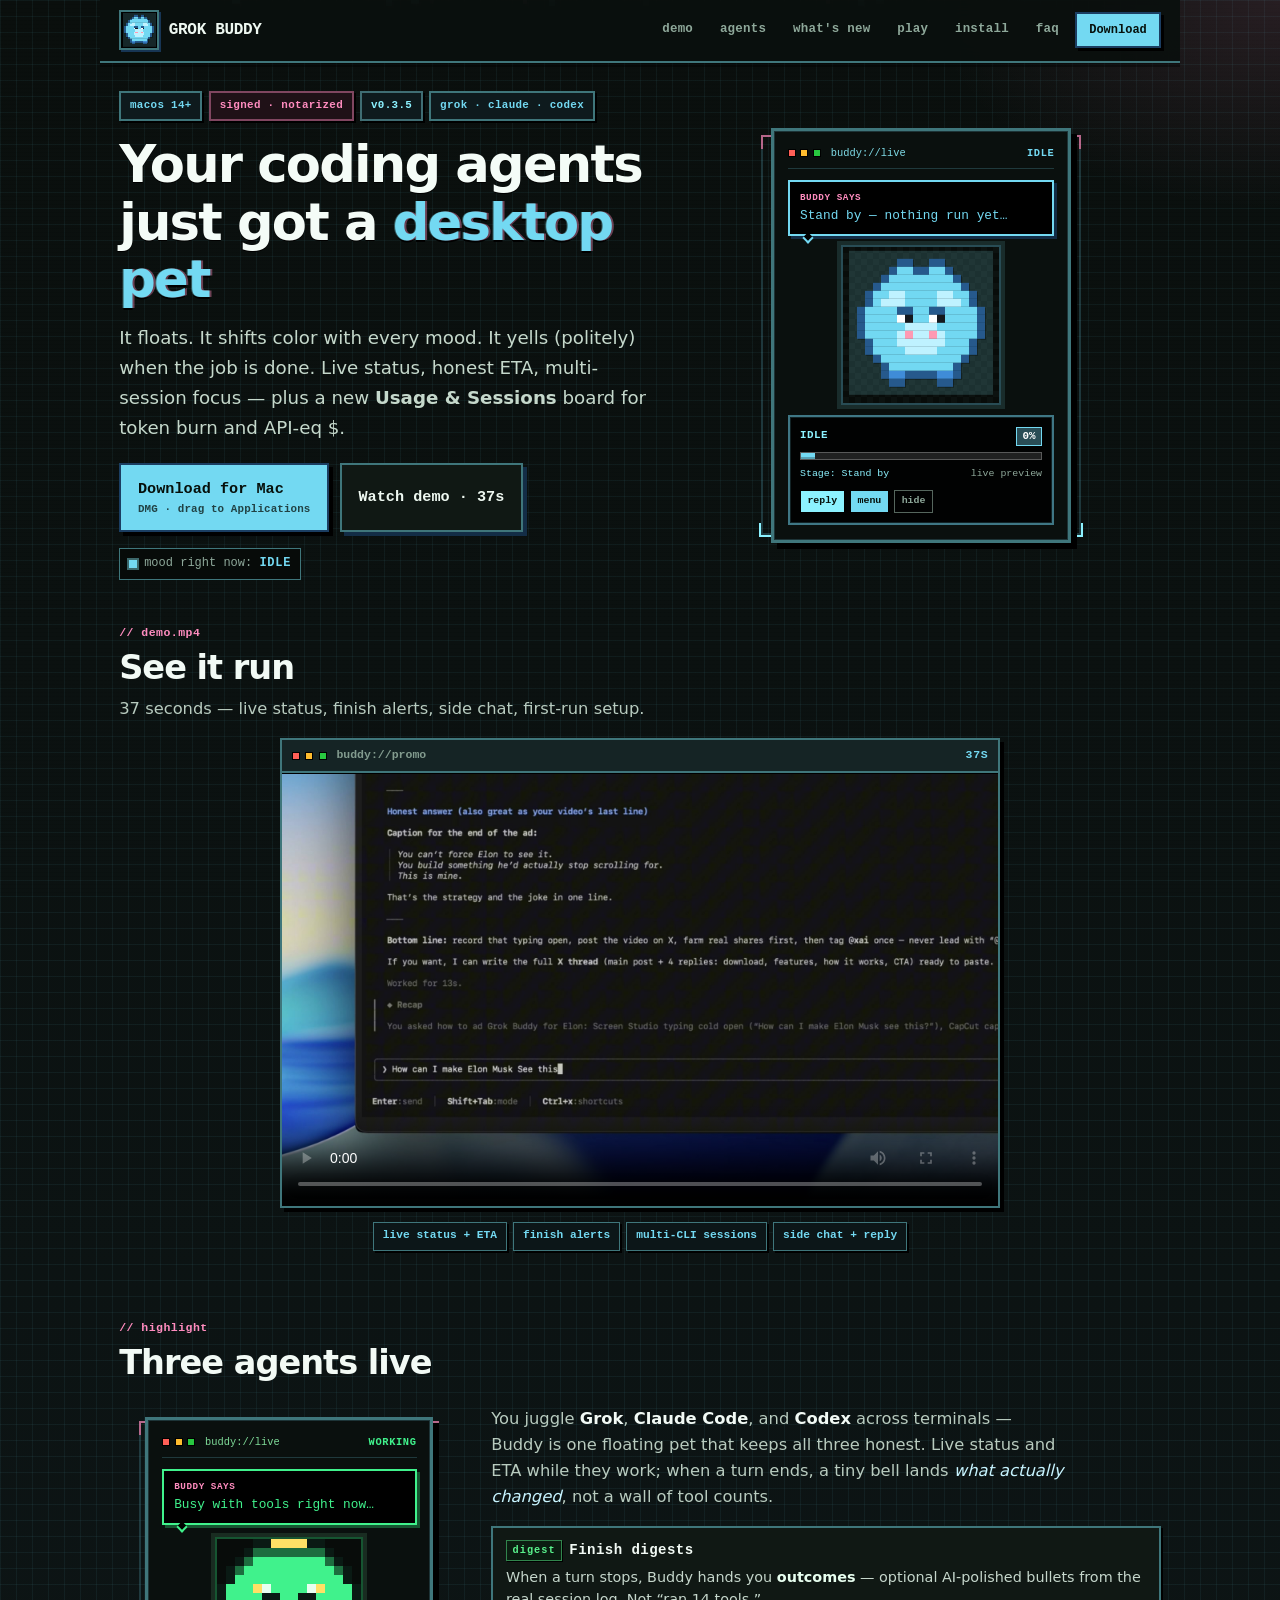
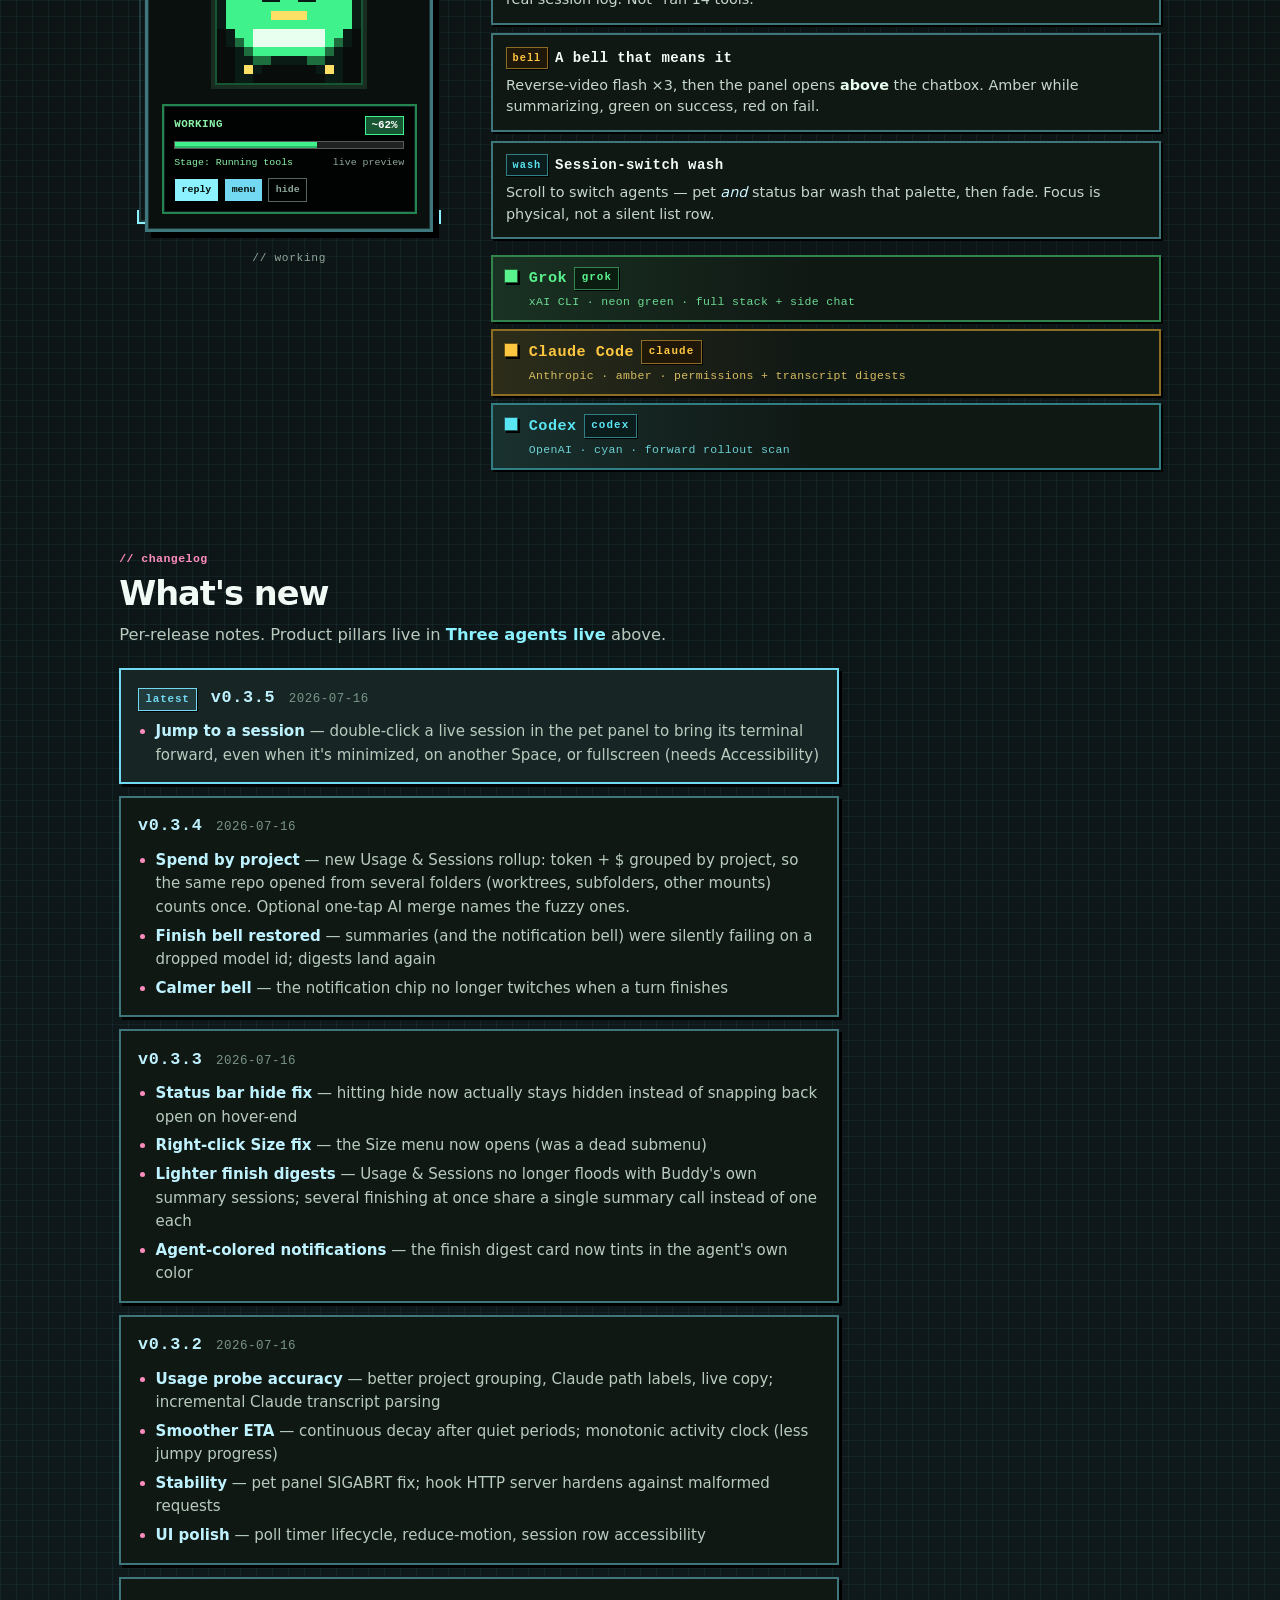
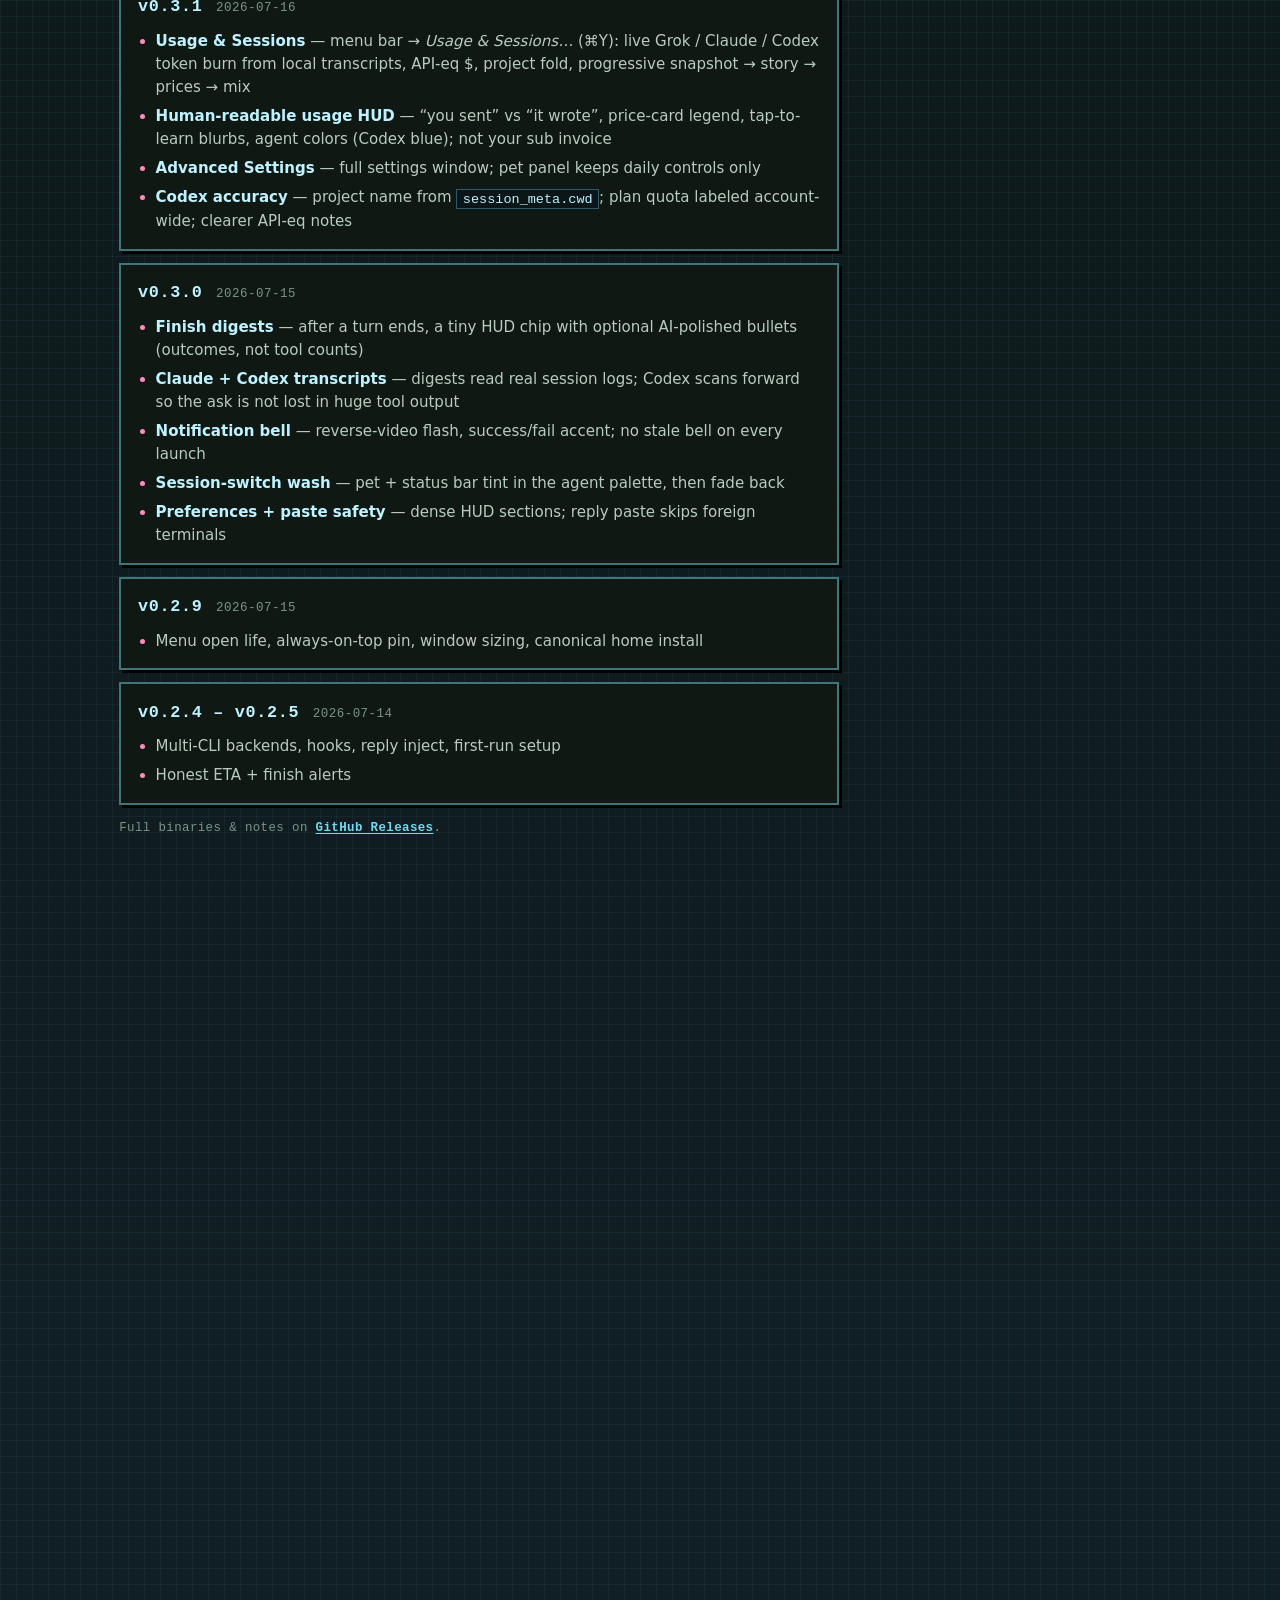
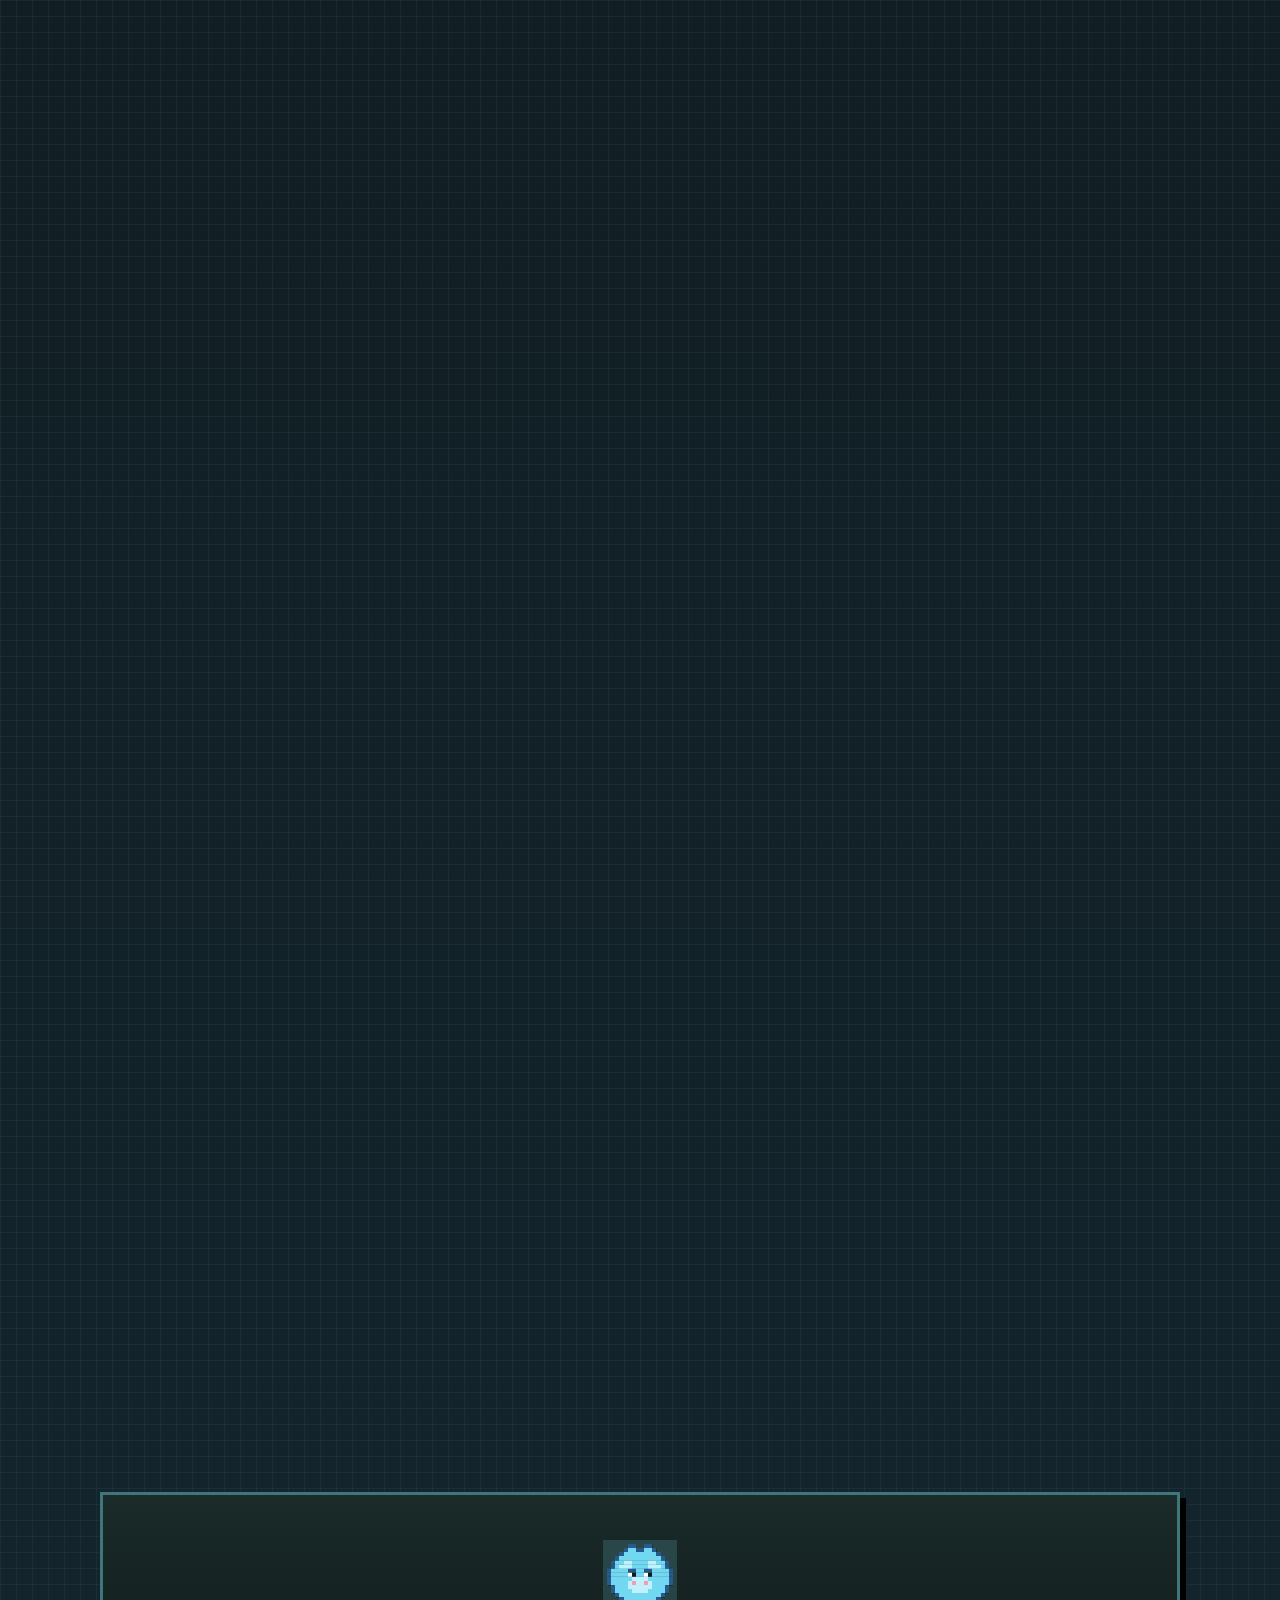
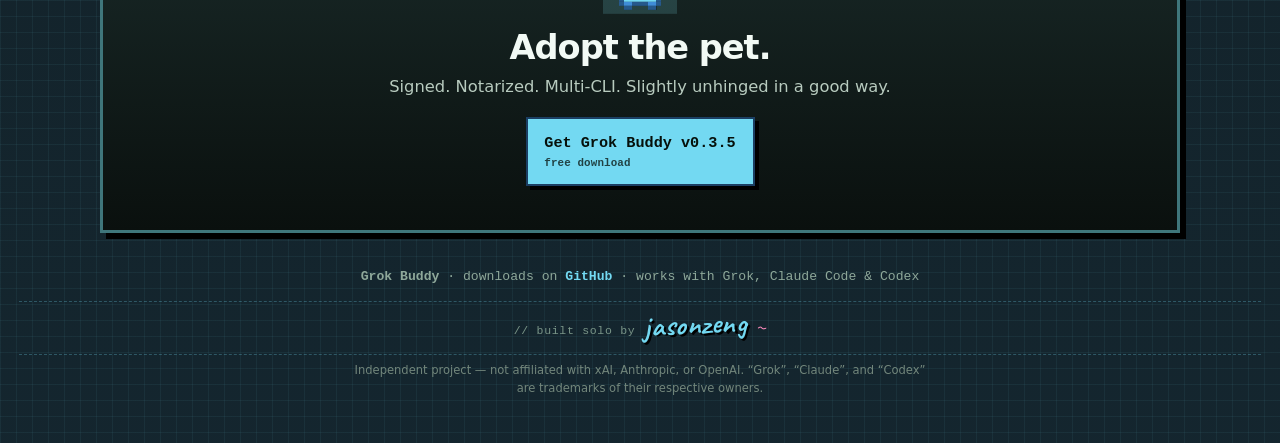
<file: docs/index.html>
<!DOCTYPE html>
<html lang="en">
<head>
  <meta charset="utf-8" />
  <meta name="viewport" content="width=device-width, initial-scale=1, viewport-fit=cover" />
  <title>Grok Buddy — Desktop pet for coding agents</title>
  <meta name="description" content="Grok Buddy is a floating macOS pet for Grok CLI, Claude Code, and Codex: live status, honest ETA, finish alerts, multi-session, side chat. Signed & notarized." />
  <meta name="theme-color" content="#73d9f2" />
  <meta name="color-scheme" content="dark" />
  <meta property="og:type" content="website" />
  <meta property="og:title" content="Grok Buddy — desktop pet for coding agents" />
  <meta property="og:description" content="Floating macOS companion for Grok, Claude Code &amp; Codex — status, ETA, finish alerts. Signed &amp; notarized." />
  <meta property="og:image" content="https://zihangzeng666.github.io/grok-buddy-download/assets/icon-256.png?v=0.2.6" />
  <meta property="og:url" content="https://zihangzeng666.github.io/grok-buddy-download/" />
  <meta name="twitter:card" content="summary_large_image" />
  <meta name="twitter:title" content="Grok Buddy" />
  <meta name="twitter:description" content="Floating macOS pet for Grok / Claude / Codex — status, ETA, finish alerts." />
  <meta name="twitter:image" content="https://zihangzeng666.github.io/grok-buddy-download/assets/icon-256.png?v=0.2.6" />
  <link rel="icon" href="assets/icon-256.png?v=0.2.6" type="image/png" />
  <link rel="apple-touch-icon" href="assets/icon-256.png?v=0.2.6" />
  <link rel="preconnect" href="https://fonts.googleapis.com" />
  <link rel="preconnect" href="https://fonts.gstatic.com" crossorigin />
  <link href="https://fonts.googleapis.com/css2?family=Caveat:wght@600;700&display=swap" rel="stylesheet" />
  <link rel="preload" href="buddy-pet.js" as="script" />
  <link rel="stylesheet" href="styles.css" />
</head>
<body>
  <div class="fun-bits" id="fun-bits" aria-hidden="true"></div>
  <div class="scanlines" aria-hidden="true"></div>

  <div class="wrap">
    <header class="nav">
      <a class="brand" href="#">
        <canvas class="pet-live" width="72" height="72" style="width:40px;height:40px" aria-hidden="true"></canvas>
        <span>Grok Buddy</span>
      </a>
      <nav aria-label="Primary">
        <a href="#demo">Demo</a>
        <a href="#highlights">Agents</a>
        <a href="#whats-new">What's new</a>
        <a href="#features">Play</a>
        <a href="#install">Install</a>
        <a href="#faq">FAQ</a>
        <a class="btn btn-sm btn-primary" href="https://github.com/zihangzeng666/grok-buddy-download/releases/download/v0.3.5/GrokBuddy-0.3.5.dmg" download="GrokBuddy-0.3.5.dmg">Download</a>
      </nav>
    </header>

    <main>
      <section class="hero">
        <div class="hero-copy">
          <div class="pill-row">
            <span class="pill">macOS 14+</span>
            <span class="pill accent">signed · notarized</span>
            <span class="pill glow">v0.3.5</span>
            <span class="pill">Grok · Claude · Codex</span>
          </div>
          <h1>Your coding agents just got a <span class="grad">desktop pet</span></h1>
          <p class="lede">
            It floats. It shifts color with every mood. It yells (politely) when the job is done.
            Live status, honest ETA, multi-session focus — plus a new <strong>Usage &amp; Sessions</strong> board for token burn and API-eq $.
          </p>
          <div class="cta-row">
            <a class="btn btn-primary" href="https://github.com/zihangzeng666/grok-buddy-download/releases/download/v0.3.5/GrokBuddy-0.3.5.dmg" download="GrokBuddy-0.3.5.dmg">
              Download for Mac
              <span class="btn-sub">DMG · drag to Applications</span>
            </a>
            <a class="btn btn-ghost" href="#demo">Watch demo · 37s</a>
          </div>
          <div class="mood-ticker" aria-live="polite">
            <span class="mood-dot" aria-hidden="true"></span>
            mood right now: <b id="buddy-mood">Idle</b>
          </div>
        </div>

        <div class="stage" aria-hidden="true">
          <div class="orbit"></div>
          <div class="orbit orbit-2"></div>
          <div class="pet-card">
            <div class="pet-chrome">
              <span class="dot r"></span><span class="dot y"></span><span class="dot g"></span>
              <span class="chrome-title">buddy://live</span>
              <span class="chrome-mood" id="chrome-mood">Idle</span>
            </div>
            <div class="speech">
              <span class="speech-label">Buddy says</span>
              <span id="buddy-speech">Stand by — nothing run yet…</span>
            </div>
            <div class="pet-canvas-wrap">
              <canvas id="pet-canvas" class="pet-live" width="320" height="320"></canvas>
            </div>
            <div class="status-mock">
              <div class="status-top">
                <span class="status-name" id="status-name">Stand by</span>
                <span class="status-pct" id="status-pct">0%</span>
              </div>
              <div class="bar"><i id="status-bar-fill" style="width:6%"></i></div>
              <div class="status-meta">
                <span id="status-stage">Stage: Stand by</span>
                <span>live preview</span>
              </div>
              <div class="status-actions">
                <span>reply</span><span>menu</span><span>hide</span>
              </div>
            </div>
          </div>
        </div>
      </section>

      <section id="demo" class="section demo-section">
        <div class="section-head demo-head">
          <div>
            <p class="section-kicker">// demo.mp4</p>
            <h2>See it run</h2>
            <p class="section-lede">37 seconds — live status, finish alerts, side chat, first-run setup.</p>
          </div>
        </div>
        <div class="demo-player">
          <div class="video-chrome">
            <span class="dot r"></span><span class="dot y"></span><span class="dot g"></span>
            <span class="chrome-title">buddy://promo</span>
            <span class="chrome-mood">37s</span>
          </div>
          <video
            class="promo-video"
            controls
            playsinline
            preload="metadata"
            poster="assets/video/promo-poster.jpg"
          >
            <source src="assets/video/promo.mp4" type="video/mp4" />
            Your browser does not support the video tag.
          </video>
        </div>
        <ul class="demo-chips" aria-label="In this demo">
          <li>live status + ETA</li>
          <li>finish alerts</li>
          <li>multi-CLI sessions</li>
          <li>side chat + reply</li>
        </ul>
      </section>

      <!-- Highlights (product pillars) ALWAYS before What's new (version changelog). -->
      <section id="highlights" class="section">
        <div class="section-head">
          <div>
            <p class="section-kicker">// highlight</p>
            <h2>Three agents live</h2>
          </div>
        </div>

        <div class="hl-split">
          <!-- Left: buddy://live demo -->
          <div class="hl-split-live" id="bell-demo">
            <div class="hl-stage">
              <div class="orbit" aria-hidden="true"></div>
              <div class="orbit orbit-2" aria-hidden="true"></div>
              <div class="pet-card hl-card" id="hl-card" role="img" aria-label="Animated Buddy HUD: finish digest above chatbox">
                <div class="pet-chrome">
                  <span class="dot r"></span><span class="dot y"></span><span class="dot g"></span>
                  <span class="chrome-title">buddy://live</span>
                  <span class="chrome-mood" id="hl-mood">Idle</span>
                </div>

                <!-- App order: notification ABOVE speech/chatbox -->
                <div class="hl-digest" id="hl-digest" hidden>
                  <div class="hl-digest-head">
                    <span class="hl-digest-bell" aria-hidden="true">🔔</span>
                    <span>notification</span>
                    <span class="hl-digest-x" aria-hidden="true">×</span>
                  </div>
                  <div class="hl-digest-meta">
                    <span class="hl-source" id="hl-source">cli</span>
                    <span class="hl-time">11:38 PM</span>
                  </div>
                  <p class="hl-digest-line" id="hl-line">Summarizing turn…</p>
                  <ul class="hl-bullets" id="hl-bullets" hidden>
                    <li>Fixed the plus-sign login 500</li>
                    <li>Added regression for encoded emails</li>
                    <li>Left VERSION at 0.3.0</li>
                  </ul>
                  <p class="hl-digest-sub" id="hl-sub" hidden>Claude · 2m 14s · success</p>
                  <div class="hl-session">→ session</div>
                </div>

                <div class="speech">
                  <span class="speech-label">Buddy says</span>
                  <span id="hl-speech">Stand by — nothing run yet…</span>
                </div>

                <div class="hl-pet-row" id="hl-pet-row">
                  <div class="pet-canvas-wrap">
                    <canvas id="hl-canvas" width="320" height="320" aria-hidden="true"></canvas>
                  </div>
                  <span class="hl-bell" id="hl-bell" hidden title="Finish notification">🔔</span>
                </div>

                <div class="status-mock" id="hl-status">
                  <div class="status-top">
                    <span class="status-name" id="hl-name">Stand by</span>
                    <span class="status-pct" id="hl-pct">0%</span>
                  </div>
                  <div class="bar"><i id="hl-bar" style="width:6%"></i></div>
                  <div class="status-meta">
                    <span id="hl-stage-label">Stage: Stand by</span>
                    <span id="hl-side">live preview</span>
                  </div>
                  <div class="status-actions">
                    <span>reply</span><span>menu</span><span>hide</span>
                  </div>
                </div>
              </div>
            </div>
            <p class="hl-phase" id="hl-phase" aria-live="polite">// demo · stand by</p>
          </div>

          <!-- Right: demo copy + agents -->
          <div class="hl-split-copy">
            <p class="highlight-intro">
              You juggle <strong>Grok</strong>, <strong>Claude Code</strong>, and <strong>Codex</strong>
              across terminals — Buddy is one floating pet that keeps all three honest.
              Live status and ETA while they work; when a turn ends, a tiny bell lands
              <em>what actually changed</em>, not a wall of tool counts.
            </p>

            <div class="hl-demos" aria-label="What the loop demos">
              <article class="hl-demo-item">
                <header>
                  <span class="hl-demo-chip hl-demo-chip-digest">digest</span>
                  <h3>Finish digests</h3>
                </header>
                <p>When a turn stops, Buddy hands you <strong>outcomes</strong> — optional AI-polished bullets from the real session log. Not “ran 14 tools.”</p>
              </article>
              <article class="hl-demo-item">
                <header>
                  <span class="hl-demo-chip hl-demo-chip-bell">bell</span>
                  <h3>A bell that means it</h3>
                </header>
                <p>Reverse-video flash ×3, then the panel opens <strong>above</strong> the chatbox. Amber while summarizing, green on success, red on fail.</p>
              </article>
              <article class="hl-demo-item">
                <header>
                  <span class="hl-demo-chip hl-demo-chip-wash">wash</span>
                  <h3>Session-switch wash</h3>
                </header>
                <p>Scroll to switch agents — pet <em>and</em> status bar wash that palette, then fade. Focus is physical, not a silent list row.</p>
              </article>
            </div>

            <div class="agent-stack" aria-label="Supported coding agents">
              <article class="agent-row agent-grok">
                <span class="agent-swatch" aria-hidden="true"></span>
                <div>
                  <header class="agent-row-head">
                    <h3>Grok</h3>
                    <span class="agent-chip">grok</span>
                  </header>
                  <p class="agent-tagline">xAI CLI · neon green · full stack + side chat</p>
                </div>
              </article>
              <article class="agent-row agent-claude">
                <span class="agent-swatch" aria-hidden="true"></span>
                <div>
                  <header class="agent-row-head">
                    <h3>Claude Code</h3>
                    <span class="agent-chip">claude</span>
                  </header>
                  <p class="agent-tagline">Anthropic · amber · permissions + transcript digests</p>
                </div>
              </article>
              <article class="agent-row agent-codex">
                <span class="agent-swatch" aria-hidden="true"></span>
                <div>
                  <header class="agent-row-head">
                    <h3>Codex</h3>
                    <span class="agent-chip">codex</span>
                  </header>
                  <p class="agent-tagline">OpenAI · cyan · forward rollout scan</p>
                </div>
              </article>
            </div>
          </div>
        </div>
      </section>

      <section id="whats-new" class="section">
        <div class="section-head">
          <div>
            <p class="section-kicker">// changelog</p>
            <h2>What's new</h2>
            <p class="section-lede">
              Per-release notes. Product pillars live in
              <a href="#highlights">Three agents live</a> above.
            </p>
          </div>
        </div>

        <div class="changelog">
          <article class="changelog-release is-latest">
            <header class="changelog-head">
              <span class="changelog-tag">latest</span>
              <h3>v0.3.5</h3>
              <time datetime="2026-07-16">2026-07-16</time>
            </header>
            <ul>
              <li><strong>Jump to a session</strong> — double-click a live session in the pet panel to bring its terminal forward, even when it's minimized, on another Space, or fullscreen (needs Accessibility)</li>
            </ul>
          </article>
          <article class="changelog-release">
            <header class="changelog-head">
              <h3>v0.3.4</h3>
              <time datetime="2026-07-16">2026-07-16</time>
            </header>
            <ul>
              <li><strong>Spend by project</strong> — new Usage &amp; Sessions rollup: token + $ grouped by project, so the same repo opened from several folders (worktrees, subfolders, other mounts) counts once. Optional one-tap AI merge names the fuzzy ones.</li>
              <li><strong>Finish bell restored</strong> — summaries (and the notification bell) were silently failing on a dropped model id; digests land again</li>
              <li><strong>Calmer bell</strong> — the notification chip no longer twitches when a turn finishes</li>
            </ul>
          </article>
          <article class="changelog-release">
            <header class="changelog-head">
              <h3>v0.3.3</h3>
              <time datetime="2026-07-16">2026-07-16</time>
            </header>
            <ul>
              <li><strong>Status bar hide fix</strong> — hitting hide now actually stays hidden instead of snapping back open on hover-end</li>
              <li><strong>Right-click Size fix</strong> — the Size menu now opens (was a dead submenu)</li>
              <li><strong>Lighter finish digests</strong> — Usage &amp; Sessions no longer floods with Buddy's own summary sessions; several finishing at once share a single summary call instead of one each</li>
              <li><strong>Agent-colored notifications</strong> — the finish digest card now tints in the agent's own color</li>
            </ul>
          </article>
          <article class="changelog-release">
            <header class="changelog-head">
              <h3>v0.3.2</h3>
              <time datetime="2026-07-16">2026-07-16</time>
            </header>
            <ul>
              <li><strong>Usage probe accuracy</strong> — better project grouping, Claude path labels, live copy; incremental Claude transcript parsing</li>
              <li><strong>Smoother ETA</strong> — continuous decay after quiet periods; monotonic activity clock (less jumpy progress)</li>
              <li><strong>Stability</strong> — pet panel SIGABRT fix; hook HTTP server hardens against malformed requests</li>
              <li><strong>UI polish</strong> — poll timer lifecycle, reduce-motion, session row accessibility</li>
            </ul>
          </article>
          <article class="changelog-release">
            <header class="changelog-head">
              <h3>v0.3.1</h3>
              <time datetime="2026-07-16">2026-07-16</time>
            </header>
            <ul>
              <li><strong>Usage &amp; Sessions</strong> — menu bar → <em>Usage &amp; Sessions…</em> (⌘Y): live Grok / Claude / Codex token burn from local transcripts, API-eq $, project fold, progressive snapshot → story → prices → mix</li>
              <li><strong>Human-readable usage HUD</strong> — “you sent” vs “it wrote”, price-card legend, tap-to-learn blurbs, agent colors (Codex blue); not your sub invoice</li>
              <li><strong>Advanced Settings</strong> — full settings window; pet panel keeps daily controls only</li>
              <li><strong>Codex accuracy</strong> — project name from <code>session_meta.cwd</code>; plan quota labeled account-wide; clearer API-eq notes</li>
            </ul>
          </article>
          <article class="changelog-release">
            <header class="changelog-head">
              <h3>v0.3.0</h3>
              <time datetime="2026-07-15">2026-07-15</time>
            </header>
            <ul>
              <li><strong>Finish digests</strong> — after a turn ends, a tiny HUD chip with optional AI-polished bullets (outcomes, not tool counts)</li>
              <li><strong>Claude + Codex transcripts</strong> — digests read real session logs; Codex scans forward so the ask is not lost in huge tool output</li>
              <li><strong>Notification bell</strong> — reverse-video flash, success/fail accent; no stale bell on every launch</li>
              <li><strong>Session-switch wash</strong> — pet + status bar tint in the agent palette, then fade back</li>
              <li><strong>Preferences + paste safety</strong> — dense HUD sections; reply paste skips foreign terminals</li>
            </ul>
          </article>
          <article class="changelog-release">
            <header class="changelog-head">
              <h3>v0.2.9</h3>
              <time datetime="2026-07-15">2026-07-15</time>
            </header>
            <ul>
              <li>Menu open life, always-on-top pin, window sizing, canonical home install</li>
            </ul>
          </article>
          <article class="changelog-release">
            <header class="changelog-head">
              <h3>v0.2.4 – v0.2.5</h3>
              <time datetime="2026-07-14">2026-07-14</time>
            </header>
            <ul>
              <li>Multi-CLI backends, hooks, reply inject, first-run setup</li>
              <li>Honest ETA + finish alerts</li>
            </ul>
          </article>
          <p class="changelog-more">
            Full binaries &amp; notes on
            <a href="https://github.com/zihangzeng666/grok-buddy-download/releases">GitHub Releases</a>.
          </p>
        </div>
      </section>

      <section id="features" class="section">
        <div class="section-head">
          <div>
            <p class="section-kicker">// features.spr</p>
            <h2>Chaos, but make it productive</h2>
            <p class="section-lede">Same pixel pet as the app. Colors of the whole page ride along with its mood.</p>
          </div>
        </div>
        <div class="bento">
          <article class="card span3">
            <div class="card-icon" aria-hidden="true">🎮</div>
            <h3>Live status theater</h3>
            <p>Thinking, tools, writing, “needs you”, done — Buddy mirrors real session phases so you can alt-tab guilt-free.</p>
            <span class="tag">session stream</span>
          </article>
          <article class="card span3">
            <div class="card-icon" aria-hidden="true">⚡</div>
            <h3>Progress that isn’t fake</h3>
            <p>Percentage + ETA when it can. Unsure? It says <strong>calibrating…</strong>. When the job ends, it stays <strong>Done</strong> — not a lying “Ready”.</p>
            <span class="tag">eta · honest</span>
          </article>
          <article class="card span2">
            <div class="card-icon" aria-hidden="true">🔔</div>
            <h3>Finish vibes</h3>
            <p>Celebration + optional macOS notifications when a turn actually succeeds.</p>
          </article>
          <article class="card span2">
            <div class="card-icon" aria-hidden="true">🧩</div>
            <h3>Multi-CLI</h3>
            <p><strong>Grok</strong>, <strong>Claude Code</strong>, and <strong>Codex</strong> — one pet, badges, multi-session focus that actually tracks the right agent.</p>
          </article>
          <article class="card span2">
            <div class="card-icon" aria-hidden="true">💬</div>
            <h3>Side chat</h3>
            <p>Double-click pet → quick Q&amp;A with Grok. Not your whole project agent.</p>
          </article>
          <article class="card span2">
            <div class="card-icon" aria-hidden="true">⌨️</div>
            <h3>Reply from the sky</h3>
            <p>Type into the live agent terminal without digging for that window.</p>
          </article>
          <article class="card span4">
            <div class="card-icon" aria-hidden="true">🪄</div>
            <h3>First-run that doesn’t suck</h3>
            <p>Missing Grok CLI? Buddy can run the official installer, or hand you the one-liner. Setup, hooks for Claude/Codex, side-chat folder — then the pet shows up.</p>
            <span class="tag">install for me</span>
          </article>
          <article class="card span2">
            <div class="card-icon" aria-hidden="true">🌈</div>
            <h3>Mood palette</h3>
            <p>Idle cyan → think purple → work green → speak pink → alert amber → done mint. You’re watching it live above.</p>
          </article>
        </div>
      </section>

      <section id="install" class="section">
        <div class="section-head">
          <div>
            <p class="section-kicker">// install.sh</p>
            <h2>Install like it’s a game level</h2>
            <p class="section-lede">Four easy stages. No boss fight (unless Gatekeeper — but we’re notarized).</p>
          </div>
        </div>
        <ol class="install-strip">
          <li class="step">
            <span class="step-n">1</span>
            <div>
              <h3>Grab the loot</h3>
              <p>Download the <a href="https://github.com/zihangzeng666/grok-buddy-download/releases/download/v0.3.5/GrokBuddy-0.3.5.dmg">DMG</a> from the release.</p>
            </div>
            <span class="step-emoji" aria-hidden="true">📦</span>
          </li>
          <li class="step">
            <span class="step-n">2</span>
            <div>
              <h3>Drag to Applications</h3>
              <p>Classic Mac ritual. Drop <strong>Grok Buddy</strong> next to your other apps.</p>
            </div>
            <span class="step-emoji" aria-hidden="true">📁</span>
          </li>
          <li class="step">
            <span class="step-n">3</span>
            <div>
              <h3>Open · setup agents</h3>
              <p>If Grok isn’t there, hit <strong>Install for me</strong>. Refresh hooks for Claude / Codex from the menu or panel.</p>
            </div>
            <span class="step-emoji" aria-hidden="true">🛠️</span>
          </li>
          <li class="step">
            <span class="step-n">4</span>
            <div>
              <h3>Summon an agent</h3>
              <p>In a project: <code>grok</code>, <code>claude</code>, or Codex. Buddy floats. Switch sessions; double-click for side chat.</p>
            </div>
            <span class="step-emoji" aria-hidden="true">🚀</span>
          </li>
        </ol>
        <div class="terminal-block">
          <div class="term-chrome">// optional: install Grok CLI yourself</div>
          <pre><code>curl -fsSL https://x.ai/cli/install.sh | bash</code></pre>
        </div>
      </section>

      <section id="faq" class="section">
        <div class="section-head">
          <div>
            <p class="section-kicker">// faq.txt</p>
            <h2>FAQ, but make it chatty</h2>
          </div>
        </div>
        <div class="faq">
          <details open>
            <summary>Is this on the App Store?</summary>
            <p>Not yet. This is a <strong>Developer ID signed &amp; notarized</strong> direct download. Store needs a sandboxed edition later.</p>
          </details>
          <details>
            <summary>Does Buddy steal my code?</summary>
            <p>No Buddy server. It reads local session files (e.g. under <code>~/.grok/</code>) and localhost hooks. Your agents still talk to their own providers as usual.</p>
          </details>
          <details>
            <summary>Which agents work?</summary>
            <p><strong>Grok CLI</strong> (files + hooks), <strong>Claude Code</strong> and <strong>Codex</strong> (hooks-first). Toggle which ones to watch in settings.</p>
          </details>
          <details>
            <summary>Why is the page rainbow?</summary>
            <p>That’s the same mood palette as the real pet. When Buddy’s “working,” the whole site goes green. Fun on purpose.</p>
          </details>
          <details>
            <summary>Reply / no cursor?</summary>
            <p>Click the dark input so the window takes focus. Allow Automation for Terminal if macOS asks.</p>
          </details>
        </div>
      </section>

      <section class="cta-final">
        <div class="pet-canvas-wrap">
          <canvas class="pet-live" width="160" height="160" style="width:80px;height:80px" aria-hidden="true"></canvas>
        </div>
        <h2>Adopt the pet.</h2>
        <p>Signed. Notarized. Multi-CLI. Slightly unhinged in a good way.</p>
        <a class="btn btn-primary" href="https://github.com/zihangzeng666/grok-buddy-download/releases/download/v0.3.5/GrokBuddy-0.3.5.dmg" download="GrokBuddy-0.3.5.dmg">
          Get Grok Buddy v0.3.5
          <span class="btn-sub">free download</span>
        </a>
      </section>
    </main>

    <footer class="footer">
      <p>
        <strong>Grok Buddy</strong> · downloads on
        <a href="https://github.com/zihangzeng666/grok-buddy-download">GitHub</a>
        · works with Grok, Claude Code &amp; Codex
      </p>
      <p class="dev-sig">
        <span class="dev-sig-prefix">// built solo by</span>
        <a class="dev-sig-name" href="https://github.com/zihangzeng666" rel="me">jasonzeng</a>
        <span class="dev-sig-wave" aria-hidden="true">~</span>
      </p>
      <p class="fine">Independent project — not affiliated with xAI, Anthropic, or OpenAI. “Grok”, “Claude”, and “Codex” are trademarks of their respective owners.</p>
    </footer>
  </div>

  <script src="buddy-pet.js" defer></script>
  <script src="bell-demo.js" defer></script>
</body>
</html>
</file>
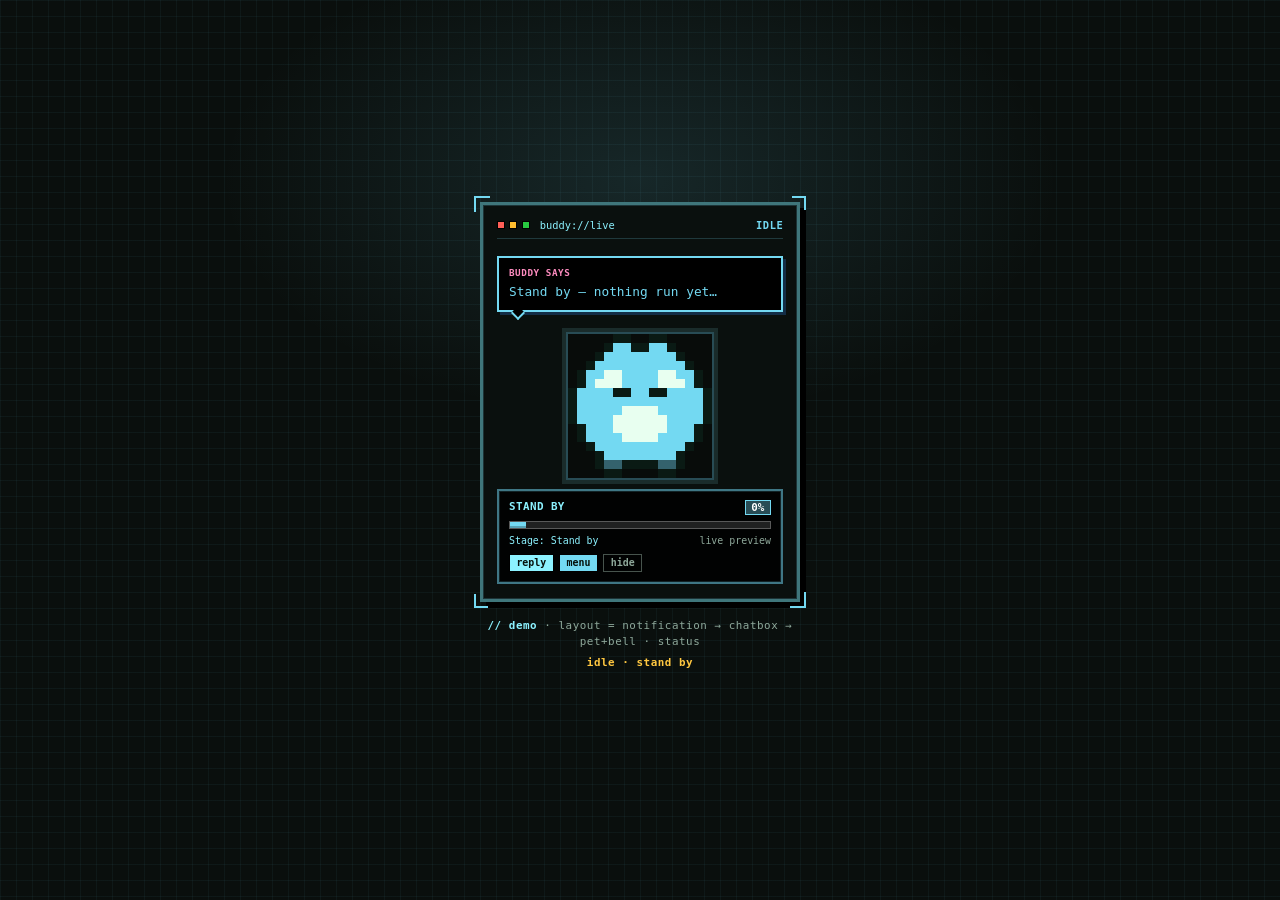
<file: docs/_preview/highlights-v030.html>
<!DOCTYPE html>
<html lang="en">
<head>
  <meta charset="utf-8" />
  <meta name="viewport" content="width=device-width, initial-scale=1" />
  <title>Grok Buddy — Bell open demo (v0.3.0)</title>
  <style>
    /*
      App stack (FloatingPetRootView.coreStack):
        interactionChrome → FinishDigestPanel + SpeechBubble (chatbox)
        petChrome         → pet | bell chip
        statusChrome      → status bar
      So open notification sits ABOVE the chatbox; chip is beside the pet.
    */
    :root {
      --bg0: #0a0f0d;
      --panel-deep: #0a100e;
      --mood-primary: #73d9f2;
      --mood-glow: #8cf2ff;
      --mood-outline: #26598c;
      --mood-accent: #ff8cc0;
      --ink: #06100b;
      --muted: #8ea89a;
      --border: color-mix(in srgb, var(--mood-primary) 42%, #1a2e24);
      --font-ui: ui-monospace, "SF Mono", Menlo, Consolas, monospace;
      --green: #59f28c;
      --amber: #ffc740;
      --cyan: #59e6f2;
      --red: #ff6b6b;
      --agent: var(--cyan);
    }
    * { box-sizing: border-box; }
    body {
      margin: 0;
      min-height: 100vh;
      display: grid;
      place-items: center;
      padding: 2rem 1rem 3rem;
      background-color: var(--bg0);
      background-image:
        linear-gradient(color-mix(in srgb, var(--mood-primary) 5%, transparent) 1px, transparent 1px),
        linear-gradient(90deg, color-mix(in srgb, var(--mood-primary) 5%, transparent) 1px, transparent 1px),
        radial-gradient(700px 400px at 50% 20%, color-mix(in srgb, var(--mood-primary) 12%, transparent), transparent 60%);
      background-size: 16px 16px, 16px 16px, auto;
      font-family: var(--font-ui);
      color: #eef8f1;
    }

    .demo-root { width: min(100%, 320px); }

    .frame { position: relative; }
    .frame::before, .frame::after, .frame-tr, .frame-bl {
      content: "";
      position: absolute;
      width: 14px;
      height: 14px;
      border: 2px solid var(--mood-primary);
      pointer-events: none;
      z-index: 5;
    }
    .frame::before { top: -6px; left: -6px; border-right: none; border-bottom: none; }
    .frame::after { bottom: -6px; right: -6px; border-left: none; border-top: none; content: ""; }
    .frame-tr { top: -6px; right: -6px; border-left: none; border-bottom: none; }
    .frame-bl { bottom: -6px; left: -6px; border-right: none; border-top: none; }

    .pet-card {
      width: 100%;
      background: var(--panel-deep);
      border: 3px solid var(--border);
      padding: 0.85rem 0.85rem 0.95rem;
      box-shadow:
        6px 6px 0 #000,
        inset 0 0 0 1px color-mix(in srgb, var(--mood-primary) 18%, transparent);
      transition: border-color 0.25s steps(4), box-shadow 0.25s steps(4);
      position: relative;
      overflow: hidden;
    }
    /* session-switch wash overlay on whole HUD */
    .pet-card::after {
      content: "";
      position: absolute;
      inset: 0;
      background: color-mix(in srgb, var(--agent) 32%, transparent);
      opacity: 0;
      pointer-events: none;
      z-index: 4;
      transition: opacity 0.05s linear;
    }
    .pet-card.wash-on::after { opacity: 1; }
    .pet-card.wash-fade::after {
      opacity: 0;
      transition: opacity 1.7s ease-out;
    }

    .pet-chrome {
      display: flex;
      align-items: center;
      gap: 0.3rem;
      margin-bottom: 0.65rem;
      font-size: 0.65rem;
      color: var(--muted);
      border-bottom: 1px solid color-mix(in srgb, var(--mood-primary) 20%, transparent);
      padding-bottom: 0.45rem;
      position: relative;
      z-index: 2;
    }
    .dot { width: 8px; height: 8px; border: 1px solid #000; flex-shrink: 0; }
    .dot.r { background: #ff5f57; }
    .dot.y { background: #febc2e; }
    .dot.g { background: #28c840; }
    .chrome-title { margin-left: 0.3rem; color: var(--mood-glow); }
    .chrome-mood {
      margin-left: auto;
      color: var(--mood-primary);
      font-weight: 800;
      text-transform: uppercase;
      letter-spacing: 0.06em;
      transition: color 0.15s steps(3);
    }

    /* —— Stack matches app: digest ABOVE chatbox ABOVE pet —— */
    .stack {
      display: flex;
      flex-direction: column;
      align-items: center;
      gap: 0.4rem;
      position: relative;
      z-index: 2;
    }

    /* FinishDigestPanelView — above speech */
    .digest-panel {
      width: 100%;
      max-width: 220px;
      padding: 0.45rem 0.55rem 0.5rem;
      background:
        linear-gradient(
          180deg,
          color-mix(in srgb, var(--digest-accent, var(--green)) 10%, #0a100e) 0%,
          #0a100e 55%
        );
      border: 2px solid color-mix(in srgb, var(--digest-accent, var(--green)) 55%, #000);
      box-shadow:
        3px 3px 0 #000,
        inset 0 0 0 1px color-mix(in srgb, var(--digest-accent, var(--green)) 12%, transparent);
      opacity: 0;
      transform: translateY(6px);
      max-height: 0;
      overflow: hidden;
      padding-top: 0;
      padding-bottom: 0;
      border-width: 0;
      margin: 0;
      pointer-events: none;
      transition:
        opacity 0.12s ease-out,
        transform 0.12s ease-out,
        max-height 0.18s steps(6),
        padding 0.12s ease-out,
        border-width 0.05s,
        margin 0.12s;
    }
    .digest-panel.open {
      opacity: 1;
      transform: translateY(0);
      max-height: 180px;
      padding: 0.45rem 0.55rem 0.5rem;
      border-width: 2px;
      margin: 0 0 0.15rem;
      pointer-events: auto;
    }
    .digest-panel.polishing { --digest-accent: var(--amber); }
    .digest-panel.success { --digest-accent: var(--green); }
    .digest-panel.fail { --digest-accent: var(--red); }

    .digest-head {
      display: flex;
      align-items: center;
      gap: 0.35rem;
      margin-bottom: 0.35rem;
      font-size: 0.62rem;
      font-weight: 800;
      letter-spacing: 0.06em;
      color: var(--digest-accent, var(--green));
      text-transform: lowercase;
    }
    .digest-head .bell-icon { font-size: 0.7rem; line-height: 1; }
    .digest-head .x {
      margin-left: auto;
      width: 16px;
      height: 14px;
      display: grid;
      place-items: center;
      font-size: 10px;
      color: var(--muted);
      border: 1px solid color-mix(in srgb, var(--muted) 40%, transparent);
    }
    .digest-meta {
      display: flex;
      align-items: center;
      gap: 0.3rem;
      margin-bottom: 0.35rem;
      font-size: 0.55rem;
    }
    .source-chip {
      color: var(--digest-accent, var(--green));
      border: 1px solid color-mix(in srgb, var(--digest-accent, var(--green)) 45%, transparent);
      background: color-mix(in srgb, var(--digest-accent, var(--green)) 10%, transparent);
      padding: 0.05rem 0.25rem;
      font-weight: 800;
    }
    .digest-time { margin-left: auto; color: var(--muted); }
    .digest-bullets {
      margin: 0;
      padding: 0;
      list-style: none;
      display: grid;
      gap: 0.2rem;
    }
    .digest-bullets li {
      display: grid;
      grid-template-columns: auto 1fr;
      gap: 0.3rem;
      font-size: 0.68rem;
      font-weight: 700;
      line-height: 1.35;
      color: var(--digest-accent, var(--green));
    }
    .digest-bullets li::before {
      content: "▪";
      color: var(--digest-accent, var(--green));
    }
    .digest-bullets.hidden,
    .digest-sub.hidden { display: none; }
    .digest-line {
      font-size: 0.68rem;
      font-weight: 800;
      color: var(--digest-accent, var(--green));
      line-height: 1.35;
    }
    .digest-line.hidden { display: none; }
    .digest-sub {
      margin: 0.3rem 0 0.2rem;
      font-size: 0.55rem;
      color: var(--muted);
      white-space: nowrap;
      overflow: hidden;
      text-overflow: ellipsis;
    }
    .digest-session {
      font-size: 0.55rem;
      font-weight: 800;
      color: var(--muted);
    }

    /* Speech / chatbox — BELOW notification, ABOVE pet */
    .speech {
      width: 100%;
      background: #000;
      border: 2px solid var(--mood-primary);
      padding: 0.55rem 0.65rem;
      font-size: 0.8rem;
      color: var(--mood-primary);
      min-height: 2.85rem;
      line-height: 1.45;
      box-shadow: 3px 3px 0 color-mix(in srgb, var(--mood-outline) 50%, #000);
      position: relative;
      transition: border-color 0.15s steps(3), color 0.15s steps(3), box-shadow 0.15s steps(3);
    }
    .speech::after {
      content: "";
      position: absolute;
      left: 14px;
      bottom: -8px;
      width: 8px;
      height: 8px;
      background: #000;
      border-right: 2px solid var(--mood-primary);
      border-bottom: 2px solid var(--mood-primary);
      transform: rotate(45deg);
      transition: border-color 0.15s steps(3);
    }
    .speech-label {
      display: block;
      font-size: 0.58rem;
      color: var(--mood-accent);
      margin-bottom: 0.18rem;
      font-weight: 800;
      letter-spacing: 0.06em;
      text-transform: uppercase;
    }
    #buddy-speech { display: block; min-height: 1.2em; }

    /* Pet + bell chip (HStack bottom-aligned, like app) */
    .pet-row {
      display: flex;
      align-items: flex-end;
      justify-content: center;
      gap: 0.28rem;
      margin: 0.35rem 0 0.55rem;
      min-height: 156px;
    }
    #pet-canvas {
      width: 148px;
      height: 148px;
      image-rendering: pixelated;
      image-rendering: crisp-edges;
      background:
        linear-gradient(45deg, #0c1210 25%, transparent 25%),
        linear-gradient(-45deg, #0c1210 25%, transparent 25%),
        linear-gradient(45deg, transparent 75%, #0c1210 75%),
        linear-gradient(-45deg, transparent 75%, #0c1210 75%);
      background-size: 12px 12px;
      background-position: 0 0, 0 6px, 6px -6px, -6px 0;
      background-color: #080c0a;
      border: 2px solid color-mix(in srgb, var(--mood-primary) 35%, #000);
      box-shadow: 0 0 0 4px color-mix(in srgb, var(--mood-glow) 12%, transparent);
      display: block;
      transition: border-color 0.15s steps(3), box-shadow 0.15s steps(3), transform 0.12s steps(3);
    }
    .pet-row.hop #pet-canvas {
      transform: translateY(-10px);
    }

    .bell-chip {
      display: none;
      align-items: center;
      justify-content: center;
      width: 18px;
      height: 16px;
      margin-bottom: 0.55rem;
      font-size: 10px;
      font-weight: 800;
      line-height: 1;
      color: var(--chip-fill, var(--green));
      background: color-mix(in srgb, var(--chip-fill, var(--green)) 12%, transparent);
      border: 1px solid color-mix(in srgb, var(--chip-fill, var(--green)) 76%, transparent);
      box-shadow: 1px 1px 0 #000;
      flex-shrink: 0;
    }
    .bell-chip.show { display: inline-flex; }
    .bell-chip.invert {
      color: #0a100e;
      background: var(--chip-fill, var(--green));
      border-color: var(--chip-fill, var(--green));
    }
    .bell-chip.amber { --chip-fill: var(--amber); }
    .bell-chip.green { --chip-fill: var(--green); }
    .bell-chip.red { --chip-fill: var(--red); }

    .status-mock {
      width: 100%;
      background: rgba(0, 0, 0, 0.88);
      border: 2px solid color-mix(in srgb, var(--mood-primary) 55%, #000);
      padding: 0.6rem 0.65rem;
      font-size: 0.68rem;
      box-shadow: inset 0 0 0 1px color-mix(in srgb, var(--mood-primary) 15%, transparent);
      position: relative;
      z-index: 2;
      transition: border-color 0.15s steps(3), background 0.2s linear;
    }
    .status-mock.wash-tint {
      background: color-mix(in srgb, var(--agent) 22%, rgba(0, 0, 0, 0.88));
      border-color: color-mix(in srgb, var(--agent) 70%, #000);
    }
    .status-top {
      display: flex;
      justify-content: space-between;
      gap: 0.5rem;
      margin-bottom: 0.35rem;
    }
    .status-name {
      color: var(--mood-glow);
      font-weight: 800;
      text-transform: uppercase;
      letter-spacing: 0.04em;
    }
    .status-pct {
      color: #fff;
      background: color-mix(in srgb, var(--mood-primary) 35%, transparent);
      border: 1px solid var(--mood-primary);
      padding: 0 0.35rem;
      font-weight: 800;
    }
    .bar {
      height: 8px;
      background: rgba(255, 255, 255, 0.12);
      border: 1px solid rgba(255, 255, 255, 0.25);
      overflow: hidden;
      margin-bottom: 0.4rem;
    }
    .bar i {
      display: block;
      height: 100%;
      width: 6%;
      background: var(--mood-primary);
      box-shadow: inset 0 -2px 0 color-mix(in srgb, #000 25%, transparent);
      transition: width 0.35s steps(8), background 0.15s steps(3);
    }
    .status-meta {
      display: flex;
      justify-content: space-between;
      color: var(--muted);
      margin-bottom: 0.45rem;
      font-size: 0.62rem;
      gap: 0.4rem;
    }
    .status-meta .stage { color: var(--mood-glow); }
    .status-actions { display: flex; gap: 0.35rem; flex-wrap: wrap; }
    .status-actions span {
      background: var(--mood-glow);
      color: var(--ink);
      padding: 0.18rem 0.4rem;
      font-weight: 800;
      font-size: 0.62rem;
      border: 1px solid #000;
      text-transform: lowercase;
    }
    .status-actions span:nth-child(2) { background: var(--mood-primary); color: var(--ink); }
    .status-actions span:nth-child(3) {
      background: transparent;
      color: var(--muted);
      border-color: color-mix(in srgb, var(--muted) 50%, #000);
    }

    .caption {
      margin-top: 1rem;
      text-align: center;
      font-size: 0.68rem;
      letter-spacing: 0.05em;
      color: var(--muted);
      line-height: 1.5;
    }
    .caption b { color: var(--mood-glow); }
    .caption .phase {
      display: block;
      margin-top: 0.25rem;
      color: var(--amber);
      font-weight: 800;
      min-height: 1.2em;
    }

    @media (prefers-reduced-motion: reduce) {
      .digest-panel, #pet-canvas, .bar i, .speech, .pet-card::after {
        transition: none !important;
      }
    }
  </style>
</head>
<body>
  <div class="demo-root">
    <div class="frame">
      <span class="frame-tr" aria-hidden="true"></span>
      <span class="frame-bl" aria-hidden="true"></span>
      <div class="pet-card" id="card">
        <div class="pet-chrome">
          <span class="dot r"></span><span class="dot y"></span><span class="dot g"></span>
          <span class="chrome-title">buddy://live</span>
          <span class="chrome-mood" id="chrome-mood">Idle</span>
        </div>

        <div class="stack">
          <!-- 1) Open notification ABOVE chatbox (app interactionChrome order) -->
          <div class="digest-panel" id="digest" aria-live="polite">
            <div class="digest-head">
              <span class="bell-icon" aria-hidden="true">🔔</span>
              <span>notification</span>
              <span class="x" aria-hidden="true">×</span>
            </div>
            <div class="digest-meta">
              <span class="source-chip" id="source-chip">…</span>
              <span class="digest-time">11:38 PM</span>
            </div>
            <p class="digest-line" id="digest-line">Summarizing turn…</p>
            <ul class="digest-bullets hidden" id="digest-bullets">
              <li>Fixed the plus-sign login 500</li>
              <li>Added regression for encoded emails</li>
              <li>Left VERSION at 0.3.0</li>
            </ul>
            <p class="digest-sub hidden" id="digest-sub">Claude · 2m 14s · success</p>
            <div class="digest-session">→ session</div>
          </div>

          <!-- 2) Chatbox / speech -->
          <div class="speech" id="speech">
            <span class="speech-label">Buddy says</span>
            <span id="buddy-speech">Stand by — nothing run yet…</span>
          </div>

          <!-- 3) Pet + bell chip -->
          <div class="pet-row" id="pet-row">
            <canvas id="pet-canvas" width="320" height="320" aria-hidden="true"></canvas>
            <span class="bell-chip green" id="bell-chip" title="Finish notification">🔔</span>
          </div>
        </div>

        <div class="status-mock" id="status">
          <div class="status-top">
            <span class="status-name" id="status-name">Stand by</span>
            <span class="status-pct" id="status-pct">0%</span>
          </div>
          <div class="bar"><i id="status-bar" style="width:6%"></i></div>
          <div class="status-meta">
            <span class="stage" id="status-stage">Stage: Stand by</span>
            <span id="status-side">live preview</span>
          </div>
          <div class="status-actions">
            <span>reply</span><span>menu</span><span>hide</span>
          </div>
        </div>
      </div>
    </div>
    <p class="caption">
      <b>// demo</b> · layout = notification → chatbox → pet+bell · status
      <span class="phase" id="phase-label">booting…</span>
    </p>
  </div>

  <script>
    (function () {
      "use strict";

      const MOODS = {
        idle: {
          label: "Idle",
          speech: "Stand by — nothing run yet…",
          stage: "Stand by",
          name: "Stand by",
          pct: "0%",
          progress: 0.06,
          primary: "#73d9f2",
          glow: "#8cf2ff",
          outline: "#26598c",
          shape: "idle",
        },
        working: {
          label: "Working",
          speech: "Busy with tools right now…",
          stage: "Running tools",
          name: "Working",
          pct: "~62%",
          progress: 0.62,
          primary: "#40f28c",
          glow: "#8cf2a8",
          outline: "#1a5c38",
          shape: "working",
        },
        done: {
          label: "Done",
          speech: "Done! Last task finished.",
          stage: "Last task finished",
          name: "Done",
          pct: "100%",
          progress: 1,
          primary: "#59f28c",
          glow: "#8cf2a8",
          outline: "#1a5c38",
          shape: "done",
        },
      };

      const AGENTS = [
        { id: "grok", color: "#59f28c", name: "grok · main" },
        { id: "claude", color: "#ffc740", name: "claude · login" },
        { id: "codex", color: "#59e6f2", name: "codex · ship" },
      ];

      const SHAPES = {
        idle: [
          [0,0,0,0,0,2,2,0,0,2,2,0,0,0,0,0],[0,0,0,0,2,1,1,2,2,1,1,2,0,0,0,0],
          [0,0,0,2,1,1,1,1,1,1,1,1,2,0,0,0],[0,0,2,1,1,1,1,1,1,1,1,1,1,2,0,0],
          [0,2,1,1,7,7,1,1,1,1,7,7,1,1,2,0],[0,2,1,7,7,7,1,1,1,1,7,7,7,1,2,0],
          [2,1,1,1,1,1,1,1,1,1,1,1,1,1,1,2],[2,1,1,1,1,1,1,1,1,1,1,1,1,1,1,2],
          [2,1,1,1,1,1,7,7,7,7,1,1,1,1,1,2],[2,1,1,1,1,7,7,7,7,7,7,1,1,1,1,2],
          [0,2,1,1,1,7,7,7,7,7,7,1,1,1,2,0],[0,2,1,1,1,1,7,7,7,7,1,1,1,1,2,0],
          [0,0,2,1,1,1,1,1,1,1,1,1,1,2,0,0],[0,0,0,2,1,1,1,1,1,1,1,1,2,0,0,0],
          [0,0,0,2,9,9,2,2,2,2,9,9,2,0,0,0],[0,0,0,0,2,2,0,0,0,0,2,2,0,0,0,0],
        ],
        working: [
          [0,0,0,0,2,2,5,5,5,5,2,2,0,0,0,0],[0,0,0,2,9,9,9,9,9,9,9,9,2,0,0,0],
          [0,0,2,9,1,1,1,1,1,1,1,1,9,2,0,0],[0,2,9,1,1,1,1,1,1,1,1,1,1,9,2,0],
          [0,2,1,1,1,1,1,1,1,1,1,1,1,1,2,0],[2,1,1,1,7,7,1,1,1,1,7,7,1,1,1,2],
          [2,1,1,1,1,1,1,1,1,1,1,1,1,1,1,2],[2,1,1,1,1,1,1,1,1,1,1,1,1,1,1,2],
          [2,1,1,1,1,1,5,5,5,5,1,1,1,1,1,2],[2,1,1,1,1,1,1,1,1,1,1,1,1,1,1,2],
          [0,2,1,1,7,7,7,7,7,7,7,7,1,1,2,0],[0,2,9,1,7,7,7,7,7,7,7,7,1,9,2,0],
          [0,0,2,9,1,1,1,1,1,1,1,1,9,2,0,0],[0,0,2,2,9,9,2,2,2,2,9,9,2,2,0,0],
          [0,0,2,5,2,0,0,0,0,0,0,2,5,2,0,0],[0,0,2,2,0,0,0,0,0,0,0,0,2,2,0,0],
        ],
        done: [
          [0,0,0,0,0,0,5,5,5,5,0,0,0,0,0,0],[0,0,0,0,0,2,1,1,1,1,2,0,0,0,0,0],
          [0,0,5,0,2,1,1,1,1,1,1,2,0,5,0,0],[0,0,0,2,1,1,1,1,1,1,1,1,2,0,0,0],
          [0,0,2,1,1,7,7,1,1,7,7,1,1,2,0,0],[0,2,1,1,7,7,1,1,1,1,7,7,1,1,2,0],
          [2,1,1,1,1,1,1,1,1,1,1,1,1,1,1,2],[2,1,1,1,1,1,1,1,1,1,1,1,1,1,1,2],
          [2,1,1,1,1,1,7,7,7,7,1,1,1,1,1,2],[0,2,1,1,1,7,7,7,7,7,7,1,1,1,2,0],
          [0,2,1,1,1,7,7,7,7,7,7,1,1,1,2,0],[0,0,2,1,1,1,1,1,1,1,1,1,1,2,0,0],
          [0,0,0,2,1,1,1,1,1,1,1,1,2,0,0,0],[0,0,0,2,9,1,2,2,2,2,1,9,2,0,0,0],
          [0,0,5,0,2,2,0,0,0,0,2,2,0,5,0,0],[0,0,0,0,0,0,0,0,0,0,0,0,0,0,0,0],
        ],
      };

      const el = {
        card: document.getElementById("card"),
        mood: document.getElementById("chrome-mood"),
        speech: document.getElementById("buddy-speech"),
        speechBox: document.getElementById("speech"),
        name: document.getElementById("status-name"),
        pct: document.getElementById("status-pct"),
        bar: document.getElementById("status-bar"),
        stage: document.getElementById("status-stage"),
        side: document.getElementById("status-side"),
        status: document.getElementById("status"),
        digest: document.getElementById("digest"),
        source: document.getElementById("source-chip"),
        line: document.getElementById("digest-line"),
        bullets: document.getElementById("digest-bullets"),
        sub: document.getElementById("digest-sub"),
        chip: document.getElementById("bell-chip"),
        petRow: document.getElementById("pet-row"),
        phase: document.getElementById("phase-label"),
        canvas: document.getElementById("pet-canvas"),
      };
      const ctx = el.canvas.getContext("2d");
      const S = 320 / 16;
      let currentShape = "idle";
      let frame = 0;

      function setCSSMood(m) {
        document.documentElement.style.setProperty("--mood-primary", m.primary);
        document.documentElement.style.setProperty("--mood-glow", m.glow);
        document.documentElement.style.setProperty("--mood-outline", m.outline);
        el.speechBox.style.borderColor = m.primary;
        el.speechBox.style.color = m.primary;
      }

      function applyMood(key) {
        const m = MOODS[key];
        currentShape = m.shape;
        setCSSMood(m);
        el.mood.textContent = m.label;
        el.speech.textContent = m.speech;
        el.name.textContent = m.name;
        el.pct.textContent = m.pct;
        el.bar.style.width = Math.round(m.progress * 100) + "%";
        el.bar.style.background = m.primary;
        el.stage.textContent = "Stage: " + m.stage;
        drawPet();
      }

      function paletteFor() {
        const p = getComputedStyle(document.documentElement).getPropertyValue("--mood-primary").trim() || "#73d9f2";
        return {
          0: null,
          1: p,
          2: "#0a1a14",
          5: "#ffe066",
          7: "#e8fff0",
          9: shade(p, 0.45),
        };
      }

      function shade(hex, f) {
        const n = hex.replace("#", "");
        const r = parseInt(n.slice(0, 2), 16);
        const g = parseInt(n.slice(2, 4), 16);
        const b = parseInt(n.slice(4, 6), 16);
        const s = (v) => Math.max(0, Math.min(255, Math.round(v * f)));
        return "#" + [s(r), s(g), s(b)].map((v) => v.toString(16).padStart(2, "0")).join("");
      }

      function drawPet() {
        const grid = SHAPES[currentShape].map((r) => r.slice());
        // eyes
        if (currentShape === "idle" || currentShape === "done") {
          grid[6][5] = 2; grid[6][6] = 2; grid[6][9] = 2; grid[6][10] = 2;
        } else {
          grid[6][5] = 2; grid[6][6] = 2; grid[6][9] = 2; grid[6][10] = 2;
          if (frame % 2 === 0) { grid[5][4] = 5; grid[5][11] = 5; }
        }
        const pal = paletteFor();
        ctx.imageSmoothingEnabled = false;
        ctx.fillStyle = "#080c0a";
        ctx.fillRect(0, 0, 320, 320);
        for (let y = 0; y < 16; y++) {
          for (let x = 0; x < 16; x++) {
            const c = pal[grid[y][x]];
            if (!c) continue;
            ctx.fillStyle = c;
            ctx.fillRect(x * S, y * S, S, S);
          }
        }
      }

      function hop() {
        el.petRow.classList.add("hop");
        setTimeout(() => el.petRow.classList.remove("hop"), 180);
      }

      function setPhase(t) { el.phase.textContent = t; }

      function showChip(mode) {
        // mode: hide | amber | green | open | invert
        el.chip.classList.remove("show", "amber", "green", "red", "invert");
        if (mode === "hide") {
          el.chip.textContent = "🔔";
          return;
        }
        el.chip.classList.add("show");
        if (mode === "amber") {
          el.chip.classList.add("amber");
          el.chip.textContent = "🔔";
        } else if (mode === "green") {
          el.chip.classList.add("green");
          el.chip.textContent = "🔔";
        } else if (mode === "open") {
          el.chip.classList.add("green");
          el.chip.textContent = "×";
        } else if (mode === "invert") {
          el.chip.classList.add("green", "invert");
          el.chip.textContent = "🔔";
        }
      }

      function flashBell(times, onDone) {
        let i = 0;
        function tick() {
          if (i >= times) {
            showChip("green");
            onDone && onDone();
            return;
          }
          showChip("invert");
          setTimeout(() => {
            showChip("green");
            setTimeout(() => {
              i++;
              tick();
            }, 90);
          }, 90);
        }
        tick();
      }

      function openDigest(state) {
        el.digest.classList.remove("polishing", "success", "fail", "open");
        el.digest.classList.add(state, "open");
        if (state === "polishing") {
          el.source.textContent = "…";
          el.line.textContent = "Summarizing turn…";
          el.line.classList.remove("hidden");
          el.bullets.classList.add("hidden");
          el.sub.classList.add("hidden");
        } else {
          el.source.textContent = "cli";
          el.line.classList.add("hidden");
          el.bullets.classList.remove("hidden");
          el.sub.classList.remove("hidden");
        }
      }

      function closeDigest() {
        el.digest.classList.remove("open", "polishing", "success", "fail");
      }

      function washTo(agent, holdMs, fadeMs) {
        document.documentElement.style.setProperty("--agent", agent.color);
        el.side.textContent = agent.name;
        el.name.textContent = agent.name.split("·")[0].trim();
        el.card.classList.remove("wash-fade");
        el.card.classList.add("wash-on");
        el.status.classList.add("wash-tint");
        return new Promise((resolve) => {
          setTimeout(() => {
            el.card.classList.remove("wash-on");
            el.card.classList.add("wash-fade");
            el.status.classList.remove("wash-tint");
            setTimeout(() => {
              el.card.classList.remove("wash-fade");
              resolve();
            }, fadeMs);
          }, holdMs);
        });
      }

      function wait(ms) {
        return new Promise((r) => setTimeout(r, ms));
      }

      const reduce = window.matchMedia("(prefers-reduced-motion: reduce)").matches;

      async function loop() {
        // 0 idle
        setPhase("idle · stand by");
        applyMood("idle");
        showChip("hide");
        closeDigest();
        el.side.textContent = "live preview";
        await wait(reduce ? 400 : 1600);

        // 1 working
        setPhase("working · tools running");
        applyMood("working");
        hop();
        await wait(reduce ? 400 : 2200);

        // 2 done + bell appears (amber summarizing)
        setPhase("done · bell appears (summarizing)");
        applyMood("done");
        hop();
        showChip("amber");
        openDigest("polishing");
        el.speech.textContent = "Done! Polishing a digest…";
        await wait(reduce ? 500 : 1600);

        // 3 reverse-video flash ×3
        setPhase("bell flash · reverse-video ×3");
        showChip("green");
        await new Promise((r) => flashBell(3, r));
        await wait(reduce ? 200 : 400);

        // 4 open panel with outcomes (above chatbox)
        setPhase("notification open · above chatbox");
        showChip("open");
        openDigest("success");
        el.speech.textContent = "Done! Fixed the plus-sign login 500.";
        await wait(reduce ? 800 : 3200);

        // 5 close notification
        setPhase("dismiss notification");
        closeDigest();
        showChip("hide");
        await wait(reduce ? 300 : 900);

        // 6 session-switch wash loop
        setPhase("session-switch wash · agent palette");
        applyMood("working");
        el.speech.textContent = "Switching focus…";
        for (const agent of AGENTS) {
          setPhase("wash → " + agent.id);
          await washTo(agent, reduce ? 200 : 700, reduce ? 200 : 1700);
          await wait(reduce ? 100 : 350);
        }

        el.side.textContent = "live preview";
        await wait(reduce ? 200 : 600);
        loop();
      }

      // gentle idle blink
      setInterval(() => {
        frame++;
        drawPet();
      }, 280);

      applyMood("idle");
      loop();
    })();
  </script>
</body>
</html>
</file>
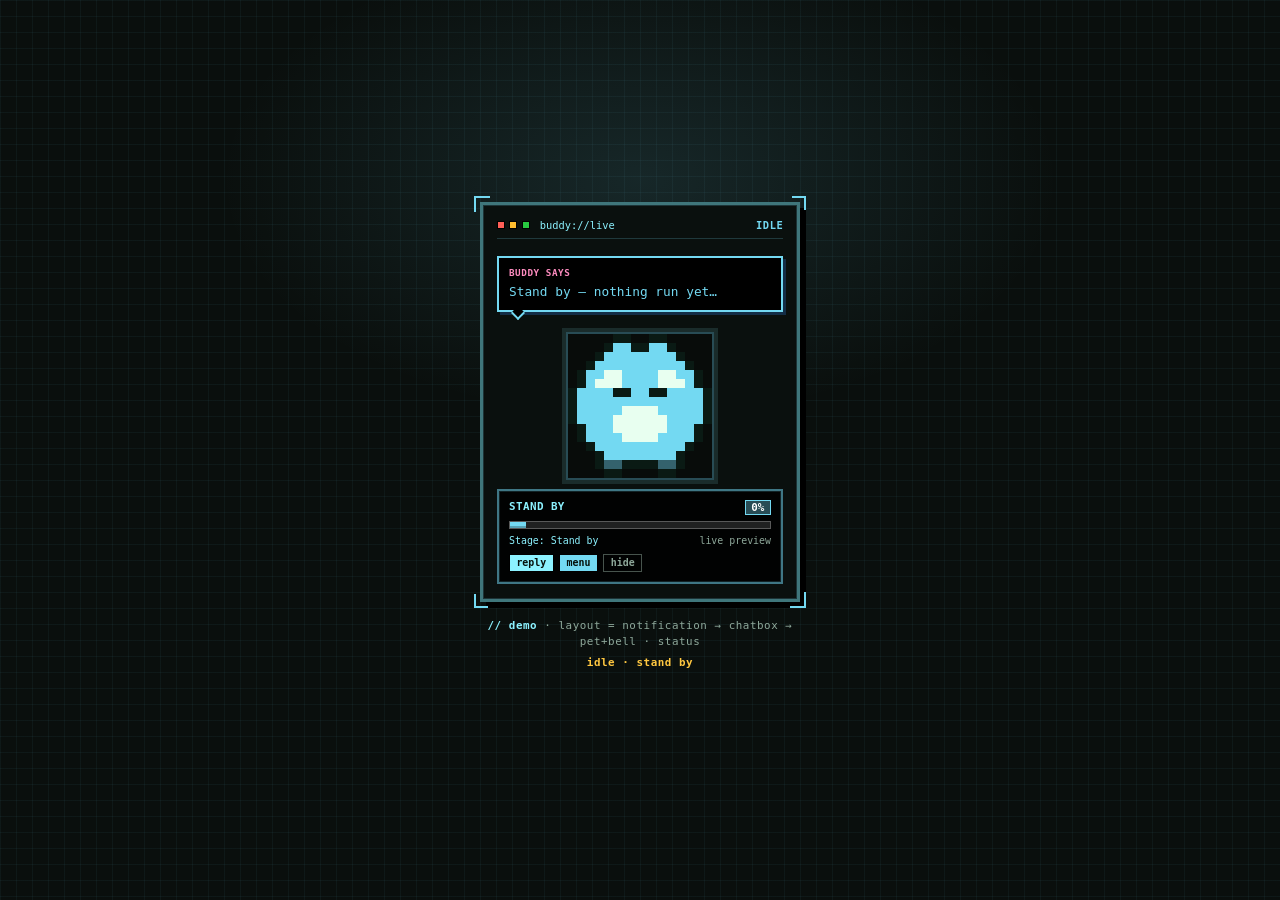
<file: docs/demo/bell-open.html>
<!DOCTYPE html>
<html lang="en">
<head>
  <meta charset="utf-8" />
  <meta name="viewport" content="width=device-width, initial-scale=1" />
  <title>Grok Buddy — Bell open demo (v0.3.0)</title>
  <style>
    /*
      App stack (FloatingPetRootView.coreStack):
        interactionChrome → FinishDigestPanel + SpeechBubble (chatbox)
        petChrome         → pet | bell chip
        statusChrome      → status bar
      So open notification sits ABOVE the chatbox; chip is beside the pet.
    */
    :root {
      --bg0: #0a0f0d;
      --panel-deep: #0a100e;
      --mood-primary: #73d9f2;
      --mood-glow: #8cf2ff;
      --mood-outline: #26598c;
      --mood-accent: #ff8cc0;
      --ink: #06100b;
      --muted: #8ea89a;
      --border: color-mix(in srgb, var(--mood-primary) 42%, #1a2e24);
      --font-ui: ui-monospace, "SF Mono", Menlo, Consolas, monospace;
      --green: #59f28c;
      --amber: #ffc740;
      --cyan: #59e6f2;
      --red: #ff6b6b;
      --agent: var(--cyan);
    }
    * { box-sizing: border-box; }
    body {
      margin: 0;
      min-height: 100vh;
      display: grid;
      place-items: center;
      padding: 2rem 1rem 3rem;
      background-color: var(--bg0);
      background-image:
        linear-gradient(color-mix(in srgb, var(--mood-primary) 5%, transparent) 1px, transparent 1px),
        linear-gradient(90deg, color-mix(in srgb, var(--mood-primary) 5%, transparent) 1px, transparent 1px),
        radial-gradient(700px 400px at 50% 20%, color-mix(in srgb, var(--mood-primary) 12%, transparent), transparent 60%);
      background-size: 16px 16px, 16px 16px, auto;
      font-family: var(--font-ui);
      color: #eef8f1;
    }

    .demo-root { width: min(100%, 320px); }

    /* Embedded in landing page iframe */
    html.embed, html.embed body {
      min-height: 0;
      height: 100%;
      background: transparent;
      background-image: none;
    }
    html.embed body {
      padding: 0.55rem 0.4rem 0.35rem;
      place-items: start center;
    }
    html.embed .demo-root { width: min(100%, 300px); }
    html.embed .caption { margin-top: 0.55rem; font-size: 0.62rem; }

    .frame { position: relative; }
    .frame::before, .frame::after, .frame-tr, .frame-bl {
      content: "";
      position: absolute;
      width: 14px;
      height: 14px;
      border: 2px solid var(--mood-primary);
      pointer-events: none;
      z-index: 5;
    }
    .frame::before { top: -6px; left: -6px; border-right: none; border-bottom: none; }
    .frame::after { bottom: -6px; right: -6px; border-left: none; border-top: none; content: ""; }
    .frame-tr { top: -6px; right: -6px; border-left: none; border-bottom: none; }
    .frame-bl { bottom: -6px; left: -6px; border-right: none; border-top: none; }

    .pet-card {
      width: 100%;
      background: var(--panel-deep);
      border: 3px solid var(--border);
      padding: 0.85rem 0.85rem 0.95rem;
      box-shadow:
        6px 6px 0 #000,
        inset 0 0 0 1px color-mix(in srgb, var(--mood-primary) 18%, transparent);
      transition: border-color 0.25s steps(4), box-shadow 0.25s steps(4);
      position: relative;
      overflow: hidden;
    }
    /* session-switch wash overlay on whole HUD */
    .pet-card::after {
      content: "";
      position: absolute;
      inset: 0;
      background: color-mix(in srgb, var(--agent) 32%, transparent);
      opacity: 0;
      pointer-events: none;
      z-index: 4;
      transition: opacity 0.05s linear;
    }
    .pet-card.wash-on::after { opacity: 1; }
    .pet-card.wash-fade::after {
      opacity: 0;
      transition: opacity 1.7s ease-out;
    }

    .pet-chrome {
      display: flex;
      align-items: center;
      gap: 0.3rem;
      margin-bottom: 0.65rem;
      font-size: 0.65rem;
      color: var(--muted);
      border-bottom: 1px solid color-mix(in srgb, var(--mood-primary) 20%, transparent);
      padding-bottom: 0.45rem;
      position: relative;
      z-index: 2;
    }
    .dot { width: 8px; height: 8px; border: 1px solid #000; flex-shrink: 0; }
    .dot.r { background: #ff5f57; }
    .dot.y { background: #febc2e; }
    .dot.g { background: #28c840; }
    .chrome-title { margin-left: 0.3rem; color: var(--mood-glow); }
    .chrome-mood {
      margin-left: auto;
      color: var(--mood-primary);
      font-weight: 800;
      text-transform: uppercase;
      letter-spacing: 0.06em;
      transition: color 0.15s steps(3);
    }

    /* —— Stack matches app: digest ABOVE chatbox ABOVE pet —— */
    .stack {
      display: flex;
      flex-direction: column;
      align-items: center;
      gap: 0.4rem;
      position: relative;
      z-index: 2;
    }

    /* FinishDigestPanelView — above speech */
    .digest-panel {
      width: 100%;
      max-width: 220px;
      padding: 0.45rem 0.55rem 0.5rem;
      background:
        linear-gradient(
          180deg,
          color-mix(in srgb, var(--digest-accent, var(--green)) 10%, #0a100e) 0%,
          #0a100e 55%
        );
      border: 2px solid color-mix(in srgb, var(--digest-accent, var(--green)) 55%, #000);
      box-shadow:
        3px 3px 0 #000,
        inset 0 0 0 1px color-mix(in srgb, var(--digest-accent, var(--green)) 12%, transparent);
      opacity: 0;
      transform: translateY(6px);
      max-height: 0;
      overflow: hidden;
      padding-top: 0;
      padding-bottom: 0;
      border-width: 0;
      margin: 0;
      pointer-events: none;
      transition:
        opacity 0.12s ease-out,
        transform 0.12s ease-out,
        max-height 0.18s steps(6),
        padding 0.12s ease-out,
        border-width 0.05s,
        margin 0.12s;
    }
    .digest-panel.open {
      opacity: 1;
      transform: translateY(0);
      max-height: 180px;
      padding: 0.45rem 0.55rem 0.5rem;
      border-width: 2px;
      margin: 0 0 0.15rem;
      pointer-events: auto;
    }
    .digest-panel.polishing { --digest-accent: var(--amber); }
    .digest-panel.success { --digest-accent: var(--green); }
    .digest-panel.fail { --digest-accent: var(--red); }

    .digest-head {
      display: flex;
      align-items: center;
      gap: 0.35rem;
      margin-bottom: 0.35rem;
      font-size: 0.62rem;
      font-weight: 800;
      letter-spacing: 0.06em;
      color: var(--digest-accent, var(--green));
      text-transform: lowercase;
    }
    .digest-head .bell-icon { font-size: 0.7rem; line-height: 1; }
    .digest-head .x {
      margin-left: auto;
      width: 16px;
      height: 14px;
      display: grid;
      place-items: center;
      font-size: 10px;
      color: var(--muted);
      border: 1px solid color-mix(in srgb, var(--muted) 40%, transparent);
    }
    .digest-meta {
      display: flex;
      align-items: center;
      gap: 0.3rem;
      margin-bottom: 0.35rem;
      font-size: 0.55rem;
    }
    .source-chip {
      color: var(--digest-accent, var(--green));
      border: 1px solid color-mix(in srgb, var(--digest-accent, var(--green)) 45%, transparent);
      background: color-mix(in srgb, var(--digest-accent, var(--green)) 10%, transparent);
      padding: 0.05rem 0.25rem;
      font-weight: 800;
    }
    .digest-time { margin-left: auto; color: var(--muted); }
    .digest-bullets {
      margin: 0;
      padding: 0;
      list-style: none;
      display: grid;
      gap: 0.2rem;
    }
    .digest-bullets li {
      display: grid;
      grid-template-columns: auto 1fr;
      gap: 0.3rem;
      font-size: 0.68rem;
      font-weight: 700;
      line-height: 1.35;
      color: var(--digest-accent, var(--green));
    }
    .digest-bullets li::before {
      content: "▪";
      color: var(--digest-accent, var(--green));
    }
    .digest-bullets.hidden,
    .digest-sub.hidden { display: none; }
    .digest-line {
      font-size: 0.68rem;
      font-weight: 800;
      color: var(--digest-accent, var(--green));
      line-height: 1.35;
    }
    .digest-line.hidden { display: none; }
    .digest-sub {
      margin: 0.3rem 0 0.2rem;
      font-size: 0.55rem;
      color: var(--muted);
      white-space: nowrap;
      overflow: hidden;
      text-overflow: ellipsis;
    }
    .digest-session {
      font-size: 0.55rem;
      font-weight: 800;
      color: var(--muted);
    }

    /* Speech / chatbox — BELOW notification, ABOVE pet */
    .speech {
      width: 100%;
      background: #000;
      border: 2px solid var(--mood-primary);
      padding: 0.55rem 0.65rem;
      font-size: 0.8rem;
      color: var(--mood-primary);
      min-height: 2.85rem;
      line-height: 1.45;
      box-shadow: 3px 3px 0 color-mix(in srgb, var(--mood-outline) 50%, #000);
      position: relative;
      transition: border-color 0.15s steps(3), color 0.15s steps(3), box-shadow 0.15s steps(3);
    }
    .speech::after {
      content: "";
      position: absolute;
      left: 14px;
      bottom: -8px;
      width: 8px;
      height: 8px;
      background: #000;
      border-right: 2px solid var(--mood-primary);
      border-bottom: 2px solid var(--mood-primary);
      transform: rotate(45deg);
      transition: border-color 0.15s steps(3);
    }
    .speech-label {
      display: block;
      font-size: 0.58rem;
      color: var(--mood-accent);
      margin-bottom: 0.18rem;
      font-weight: 800;
      letter-spacing: 0.06em;
      text-transform: uppercase;
    }
    #buddy-speech { display: block; min-height: 1.2em; }

    /* Pet + bell chip (HStack bottom-aligned, like app) */
    .pet-row {
      display: flex;
      align-items: flex-end;
      justify-content: center;
      gap: 0.28rem;
      margin: 0.35rem 0 0.55rem;
      min-height: 156px;
    }
    #pet-canvas {
      width: 148px;
      height: 148px;
      image-rendering: pixelated;
      image-rendering: crisp-edges;
      background:
        linear-gradient(45deg, #0c1210 25%, transparent 25%),
        linear-gradient(-45deg, #0c1210 25%, transparent 25%),
        linear-gradient(45deg, transparent 75%, #0c1210 75%),
        linear-gradient(-45deg, transparent 75%, #0c1210 75%);
      background-size: 12px 12px;
      background-position: 0 0, 0 6px, 6px -6px, -6px 0;
      background-color: #080c0a;
      border: 2px solid color-mix(in srgb, var(--mood-primary) 35%, #000);
      box-shadow: 0 0 0 4px color-mix(in srgb, var(--mood-glow) 12%, transparent);
      display: block;
      transition: border-color 0.15s steps(3), box-shadow 0.15s steps(3), transform 0.12s steps(3);
    }
    .pet-row.hop #pet-canvas {
      transform: translateY(-10px);
    }

    .bell-chip {
      display: none;
      align-items: center;
      justify-content: center;
      width: 18px;
      height: 16px;
      margin-bottom: 0.55rem;
      font-size: 10px;
      font-weight: 800;
      line-height: 1;
      color: var(--chip-fill, var(--green));
      background: color-mix(in srgb, var(--chip-fill, var(--green)) 12%, transparent);
      border: 1px solid color-mix(in srgb, var(--chip-fill, var(--green)) 76%, transparent);
      box-shadow: 1px 1px 0 #000;
      flex-shrink: 0;
    }
    .bell-chip.show { display: inline-flex; }
    .bell-chip.invert {
      color: #0a100e;
      background: var(--chip-fill, var(--green));
      border-color: var(--chip-fill, var(--green));
    }
    .bell-chip.amber { --chip-fill: var(--amber); }
    .bell-chip.green { --chip-fill: var(--green); }
    .bell-chip.red { --chip-fill: var(--red); }

    .status-mock {
      width: 100%;
      background: rgba(0, 0, 0, 0.88);
      border: 2px solid color-mix(in srgb, var(--mood-primary) 55%, #000);
      padding: 0.6rem 0.65rem;
      font-size: 0.68rem;
      box-shadow: inset 0 0 0 1px color-mix(in srgb, var(--mood-primary) 15%, transparent);
      position: relative;
      z-index: 2;
      transition: border-color 0.15s steps(3), background 0.2s linear;
    }
    .status-mock.wash-tint {
      background: color-mix(in srgb, var(--agent) 22%, rgba(0, 0, 0, 0.88));
      border-color: color-mix(in srgb, var(--agent) 70%, #000);
    }
    .status-top {
      display: flex;
      justify-content: space-between;
      gap: 0.5rem;
      margin-bottom: 0.35rem;
    }
    .status-name {
      color: var(--mood-glow);
      font-weight: 800;
      text-transform: uppercase;
      letter-spacing: 0.04em;
    }
    .status-pct {
      color: #fff;
      background: color-mix(in srgb, var(--mood-primary) 35%, transparent);
      border: 1px solid var(--mood-primary);
      padding: 0 0.35rem;
      font-weight: 800;
    }
    .bar {
      height: 8px;
      background: rgba(255, 255, 255, 0.12);
      border: 1px solid rgba(255, 255, 255, 0.25);
      overflow: hidden;
      margin-bottom: 0.4rem;
    }
    .bar i {
      display: block;
      height: 100%;
      width: 6%;
      background: var(--mood-primary);
      box-shadow: inset 0 -2px 0 color-mix(in srgb, #000 25%, transparent);
      transition: width 0.35s steps(8), background 0.15s steps(3);
    }
    .status-meta {
      display: flex;
      justify-content: space-between;
      color: var(--muted);
      margin-bottom: 0.45rem;
      font-size: 0.62rem;
      gap: 0.4rem;
    }
    .status-meta .stage { color: var(--mood-glow); }
    .status-actions { display: flex; gap: 0.35rem; flex-wrap: wrap; }
    .status-actions span {
      background: var(--mood-glow);
      color: var(--ink);
      padding: 0.18rem 0.4rem;
      font-weight: 800;
      font-size: 0.62rem;
      border: 1px solid #000;
      text-transform: lowercase;
    }
    .status-actions span:nth-child(2) { background: var(--mood-primary); color: var(--ink); }
    .status-actions span:nth-child(3) {
      background: transparent;
      color: var(--muted);
      border-color: color-mix(in srgb, var(--muted) 50%, #000);
    }

    .caption {
      margin-top: 1rem;
      text-align: center;
      font-size: 0.68rem;
      letter-spacing: 0.05em;
      color: var(--muted);
      line-height: 1.5;
    }
    .caption b { color: var(--mood-glow); }
    .caption .phase {
      display: block;
      margin-top: 0.25rem;
      color: var(--amber);
      font-weight: 800;
      min-height: 1.2em;
    }

    @media (prefers-reduced-motion: reduce) {
      .digest-panel, #pet-canvas, .bar i, .speech, .pet-card::after {
        transition: none !important;
      }
    }
  </style>
</head>
<body>
  <div class="demo-root">
    <div class="frame">
      <span class="frame-tr" aria-hidden="true"></span>
      <span class="frame-bl" aria-hidden="true"></span>
      <div class="pet-card" id="card">
        <div class="pet-chrome">
          <span class="dot r"></span><span class="dot y"></span><span class="dot g"></span>
          <span class="chrome-title">buddy://live</span>
          <span class="chrome-mood" id="chrome-mood">Idle</span>
        </div>

        <div class="stack">
          <!-- 1) Open notification ABOVE chatbox (app interactionChrome order) -->
          <div class="digest-panel" id="digest" aria-live="polite">
            <div class="digest-head">
              <span class="bell-icon" aria-hidden="true">🔔</span>
              <span>notification</span>
              <span class="x" aria-hidden="true">×</span>
            </div>
            <div class="digest-meta">
              <span class="source-chip" id="source-chip">…</span>
              <span class="digest-time">11:38 PM</span>
            </div>
            <p class="digest-line" id="digest-line">Summarizing turn…</p>
            <ul class="digest-bullets hidden" id="digest-bullets">
              <li>Fixed the plus-sign login 500</li>
              <li>Added regression for encoded emails</li>
              <li>Left VERSION at 0.3.0</li>
            </ul>
            <p class="digest-sub hidden" id="digest-sub">Claude · 2m 14s · success</p>
            <div class="digest-session">→ session</div>
          </div>

          <!-- 2) Chatbox / speech -->
          <div class="speech" id="speech">
            <span class="speech-label">Buddy says</span>
            <span id="buddy-speech">Stand by — nothing run yet…</span>
          </div>

          <!-- 3) Pet + bell chip -->
          <div class="pet-row" id="pet-row">
            <canvas id="pet-canvas" width="320" height="320" aria-hidden="true"></canvas>
            <span class="bell-chip green" id="bell-chip" title="Finish notification">🔔</span>
          </div>
        </div>

        <div class="status-mock" id="status">
          <div class="status-top">
            <span class="status-name" id="status-name">Stand by</span>
            <span class="status-pct" id="status-pct">0%</span>
          </div>
          <div class="bar"><i id="status-bar" style="width:6%"></i></div>
          <div class="status-meta">
            <span class="stage" id="status-stage">Stage: Stand by</span>
            <span id="status-side">live preview</span>
          </div>
          <div class="status-actions">
            <span>reply</span><span>menu</span><span>hide</span>
          </div>
        </div>
      </div>
    </div>
    <p class="caption">
      <b>// demo</b> · layout = notification → chatbox → pet+bell · status
      <span class="phase" id="phase-label">booting…</span>
    </p>
  </div>

  <script>
    (function () {
      "use strict";

      const MOODS = {
        idle: {
          label: "Idle",
          speech: "Stand by — nothing run yet…",
          stage: "Stand by",
          name: "Stand by",
          pct: "0%",
          progress: 0.06,
          primary: "#73d9f2",
          glow: "#8cf2ff",
          outline: "#26598c",
          shape: "idle",
        },
        working: {
          label: "Working",
          speech: "Busy with tools right now…",
          stage: "Running tools",
          name: "Working",
          pct: "~62%",
          progress: 0.62,
          primary: "#40f28c",
          glow: "#8cf2a8",
          outline: "#1a5c38",
          shape: "working",
        },
        done: {
          label: "Done",
          speech: "Done! Last task finished.",
          stage: "Last task finished",
          name: "Done",
          pct: "100%",
          progress: 1,
          primary: "#59f28c",
          glow: "#8cf2a8",
          outline: "#1a5c38",
          shape: "done",
        },
      };

      const AGENTS = [
        { id: "grok", color: "#59f28c", name: "grok · main" },
        { id: "claude", color: "#ffc740", name: "claude · login" },
        { id: "codex", color: "#59e6f2", name: "codex · ship" },
      ];

      const SHAPES = {
        idle: [
          [0,0,0,0,0,2,2,0,0,2,2,0,0,0,0,0],[0,0,0,0,2,1,1,2,2,1,1,2,0,0,0,0],
          [0,0,0,2,1,1,1,1,1,1,1,1,2,0,0,0],[0,0,2,1,1,1,1,1,1,1,1,1,1,2,0,0],
          [0,2,1,1,7,7,1,1,1,1,7,7,1,1,2,0],[0,2,1,7,7,7,1,1,1,1,7,7,7,1,2,0],
          [2,1,1,1,1,1,1,1,1,1,1,1,1,1,1,2],[2,1,1,1,1,1,1,1,1,1,1,1,1,1,1,2],
          [2,1,1,1,1,1,7,7,7,7,1,1,1,1,1,2],[2,1,1,1,1,7,7,7,7,7,7,1,1,1,1,2],
          [0,2,1,1,1,7,7,7,7,7,7,1,1,1,2,0],[0,2,1,1,1,1,7,7,7,7,1,1,1,1,2,0],
          [0,0,2,1,1,1,1,1,1,1,1,1,1,2,0,0],[0,0,0,2,1,1,1,1,1,1,1,1,2,0,0,0],
          [0,0,0,2,9,9,2,2,2,2,9,9,2,0,0,0],[0,0,0,0,2,2,0,0,0,0,2,2,0,0,0,0],
        ],
        working: [
          [0,0,0,0,2,2,5,5,5,5,2,2,0,0,0,0],[0,0,0,2,9,9,9,9,9,9,9,9,2,0,0,0],
          [0,0,2,9,1,1,1,1,1,1,1,1,9,2,0,0],[0,2,9,1,1,1,1,1,1,1,1,1,1,9,2,0],
          [0,2,1,1,1,1,1,1,1,1,1,1,1,1,2,0],[2,1,1,1,7,7,1,1,1,1,7,7,1,1,1,2],
          [2,1,1,1,1,1,1,1,1,1,1,1,1,1,1,2],[2,1,1,1,1,1,1,1,1,1,1,1,1,1,1,2],
          [2,1,1,1,1,1,5,5,5,5,1,1,1,1,1,2],[2,1,1,1,1,1,1,1,1,1,1,1,1,1,1,2],
          [0,2,1,1,7,7,7,7,7,7,7,7,1,1,2,0],[0,2,9,1,7,7,7,7,7,7,7,7,1,9,2,0],
          [0,0,2,9,1,1,1,1,1,1,1,1,9,2,0,0],[0,0,2,2,9,9,2,2,2,2,9,9,2,2,0,0],
          [0,0,2,5,2,0,0,0,0,0,0,2,5,2,0,0],[0,0,2,2,0,0,0,0,0,0,0,0,2,2,0,0],
        ],
        done: [
          [0,0,0,0,0,0,5,5,5,5,0,0,0,0,0,0],[0,0,0,0,0,2,1,1,1,1,2,0,0,0,0,0],
          [0,0,5,0,2,1,1,1,1,1,1,2,0,5,0,0],[0,0,0,2,1,1,1,1,1,1,1,1,2,0,0,0],
          [0,0,2,1,1,7,7,1,1,7,7,1,1,2,0,0],[0,2,1,1,7,7,1,1,1,1,7,7,1,1,2,0],
          [2,1,1,1,1,1,1,1,1,1,1,1,1,1,1,2],[2,1,1,1,1,1,1,1,1,1,1,1,1,1,1,2],
          [2,1,1,1,1,1,7,7,7,7,1,1,1,1,1,2],[0,2,1,1,1,7,7,7,7,7,7,1,1,1,2,0],
          [0,2,1,1,1,7,7,7,7,7,7,1,1,1,2,0],[0,0,2,1,1,1,1,1,1,1,1,1,1,2,0,0],
          [0,0,0,2,1,1,1,1,1,1,1,1,2,0,0,0],[0,0,0,2,9,1,2,2,2,2,1,9,2,0,0,0],
          [0,0,5,0,2,2,0,0,0,0,2,2,0,5,0,0],[0,0,0,0,0,0,0,0,0,0,0,0,0,0,0,0],
        ],
      };

      const el = {
        card: document.getElementById("card"),
        mood: document.getElementById("chrome-mood"),
        speech: document.getElementById("buddy-speech"),
        speechBox: document.getElementById("speech"),
        name: document.getElementById("status-name"),
        pct: document.getElementById("status-pct"),
        bar: document.getElementById("status-bar"),
        stage: document.getElementById("status-stage"),
        side: document.getElementById("status-side"),
        status: document.getElementById("status"),
        digest: document.getElementById("digest"),
        source: document.getElementById("source-chip"),
        line: document.getElementById("digest-line"),
        bullets: document.getElementById("digest-bullets"),
        sub: document.getElementById("digest-sub"),
        chip: document.getElementById("bell-chip"),
        petRow: document.getElementById("pet-row"),
        phase: document.getElementById("phase-label"),
        canvas: document.getElementById("pet-canvas"),
      };
      const ctx = el.canvas.getContext("2d");
      const S = 320 / 16;
      let currentShape = "idle";
      let frame = 0;

      function setCSSMood(m) {
        document.documentElement.style.setProperty("--mood-primary", m.primary);
        document.documentElement.style.setProperty("--mood-glow", m.glow);
        document.documentElement.style.setProperty("--mood-outline", m.outline);
        el.speechBox.style.borderColor = m.primary;
        el.speechBox.style.color = m.primary;
      }

      function applyMood(key) {
        const m = MOODS[key];
        currentShape = m.shape;
        setCSSMood(m);
        el.mood.textContent = m.label;
        el.speech.textContent = m.speech;
        el.name.textContent = m.name;
        el.pct.textContent = m.pct;
        el.bar.style.width = Math.round(m.progress * 100) + "%";
        el.bar.style.background = m.primary;
        el.stage.textContent = "Stage: " + m.stage;
        drawPet();
      }

      function paletteFor() {
        const p = getComputedStyle(document.documentElement).getPropertyValue("--mood-primary").trim() || "#73d9f2";
        return {
          0: null,
          1: p,
          2: "#0a1a14",
          5: "#ffe066",
          7: "#e8fff0",
          9: shade(p, 0.45),
        };
      }

      function shade(hex, f) {
        const n = hex.replace("#", "");
        const r = parseInt(n.slice(0, 2), 16);
        const g = parseInt(n.slice(2, 4), 16);
        const b = parseInt(n.slice(4, 6), 16);
        const s = (v) => Math.max(0, Math.min(255, Math.round(v * f)));
        return "#" + [s(r), s(g), s(b)].map((v) => v.toString(16).padStart(2, "0")).join("");
      }

      function drawPet() {
        const grid = SHAPES[currentShape].map((r) => r.slice());
        // eyes
        if (currentShape === "idle" || currentShape === "done") {
          grid[6][5] = 2; grid[6][6] = 2; grid[6][9] = 2; grid[6][10] = 2;
        } else {
          grid[6][5] = 2; grid[6][6] = 2; grid[6][9] = 2; grid[6][10] = 2;
          if (frame % 2 === 0) { grid[5][4] = 5; grid[5][11] = 5; }
        }
        const pal = paletteFor();
        ctx.imageSmoothingEnabled = false;
        ctx.fillStyle = "#080c0a";
        ctx.fillRect(0, 0, 320, 320);
        for (let y = 0; y < 16; y++) {
          for (let x = 0; x < 16; x++) {
            const c = pal[grid[y][x]];
            if (!c) continue;
            ctx.fillStyle = c;
            ctx.fillRect(x * S, y * S, S, S);
          }
        }
      }

      function hop() {
        el.petRow.classList.add("hop");
        setTimeout(() => el.petRow.classList.remove("hop"), 180);
      }

      function setPhase(t) { el.phase.textContent = t; }

      function showChip(mode) {
        // mode: hide | amber | green | open | invert
        el.chip.classList.remove("show", "amber", "green", "red", "invert");
        if (mode === "hide") {
          el.chip.textContent = "🔔";
          return;
        }
        el.chip.classList.add("show");
        if (mode === "amber") {
          el.chip.classList.add("amber");
          el.chip.textContent = "🔔";
        } else if (mode === "green") {
          el.chip.classList.add("green");
          el.chip.textContent = "🔔";
        } else if (mode === "open") {
          el.chip.classList.add("green");
          el.chip.textContent = "×";
        } else if (mode === "invert") {
          el.chip.classList.add("green", "invert");
          el.chip.textContent = "🔔";
        }
      }

      function flashBell(times, onDone) {
        let i = 0;
        function tick() {
          if (i >= times) {
            showChip("green");
            onDone && onDone();
            return;
          }
          showChip("invert");
          setTimeout(() => {
            showChip("green");
            setTimeout(() => {
              i++;
              tick();
            }, 90);
          }, 90);
        }
        tick();
      }

      function openDigest(state) {
        el.digest.classList.remove("polishing", "success", "fail", "open");
        el.digest.classList.add(state, "open");
        if (state === "polishing") {
          el.source.textContent = "…";
          el.line.textContent = "Summarizing turn…";
          el.line.classList.remove("hidden");
          el.bullets.classList.add("hidden");
          el.sub.classList.add("hidden");
        } else {
          el.source.textContent = "cli";
          el.line.classList.add("hidden");
          el.bullets.classList.remove("hidden");
          el.sub.classList.remove("hidden");
        }
      }

      function closeDigest() {
        el.digest.classList.remove("open", "polishing", "success", "fail");
      }

      function washTo(agent, holdMs, fadeMs) {
        document.documentElement.style.setProperty("--agent", agent.color);
        el.side.textContent = agent.name;
        el.name.textContent = agent.name.split("·")[0].trim();
        el.card.classList.remove("wash-fade");
        el.card.classList.add("wash-on");
        el.status.classList.add("wash-tint");
        return new Promise((resolve) => {
          setTimeout(() => {
            el.card.classList.remove("wash-on");
            el.card.classList.add("wash-fade");
            el.status.classList.remove("wash-tint");
            setTimeout(() => {
              el.card.classList.remove("wash-fade");
              resolve();
            }, fadeMs);
          }, holdMs);
        });
      }

      function wait(ms) {
        return new Promise((r) => setTimeout(r, ms));
      }

      const reduce = window.matchMedia("(prefers-reduced-motion: reduce)").matches;

      async function loop() {
        // 0 idle
        setPhase("idle · stand by");
        applyMood("idle");
        showChip("hide");
        closeDigest();
        el.side.textContent = "live preview";
        await wait(reduce ? 400 : 1600);

        // 1 working
        setPhase("working · tools running");
        applyMood("working");
        hop();
        await wait(reduce ? 400 : 2200);

        // 2 done + bell appears (amber summarizing)
        setPhase("done · bell appears (summarizing)");
        applyMood("done");
        hop();
        showChip("amber");
        openDigest("polishing");
        el.speech.textContent = "Done! Polishing a digest…";
        await wait(reduce ? 500 : 1600);

        // 3 reverse-video flash ×3
        setPhase("bell flash · reverse-video ×3");
        showChip("green");
        await new Promise((r) => flashBell(3, r));
        await wait(reduce ? 200 : 400);

        // 4 open panel with outcomes (above chatbox)
        setPhase("notification open · above chatbox");
        showChip("open");
        openDigest("success");
        el.speech.textContent = "Done! Fixed the plus-sign login 500.";
        await wait(reduce ? 800 : 3200);

        // 5 close notification
        setPhase("dismiss notification");
        closeDigest();
        showChip("hide");
        await wait(reduce ? 300 : 900);

        // 6 session-switch wash loop
        setPhase("session-switch wash · agent palette");
        applyMood("working");
        el.speech.textContent = "Switching focus…";
        for (const agent of AGENTS) {
          setPhase("wash → " + agent.id);
          await washTo(agent, reduce ? 200 : 700, reduce ? 200 : 1700);
          await wait(reduce ? 100 : 350);
        }

        el.side.textContent = "live preview";
        await wait(reduce ? 200 : 600);
        loop();
      }

      // gentle idle blink
      setInterval(() => {
        frame++;
        drawPet();
      }, 280);

      applyMood("idle");
      loop();
    })();

    // Landing embed: ?embed=1 or framed
    (function () {
      const framed = window.self !== window.top;
      const q = /(?:^|[?&])embed=1(?:&|$)/.test(location.search);
      if (framed || q) document.documentElement.classList.add("embed");
    })();
  </script>
</body>
</html>
</file>
<file: docs/styles.css>
/* Grok Buddy site — pixel pet + terminal chrome, readable body text */

:root {
  --mood-primary: #73d9f2;
  --mood-secondary: #408cd9;
  --mood-belly: #bff2ff;
  --mood-outline: #26598c;
  --mood-accent: #ff8cc0;
  --mood-glow: #8cf2ff;
  --mood-cheek: #ff99b3;

  /* App TerminalTheme anchors */
  --bg0: #0a0f0d;
  --bg1: #0f1714;
  --panel: #101814;
  --panel-deep: #0a100e;
  --text: #eef8f1;
  --muted: #8ea89a;
  --ink: #06100b;
  --border: color-mix(in srgb, var(--mood-primary) 42%, #1a2e24);
  --pixel: 4px;
  --font-ui: ui-monospace, "SF Mono", "Cascadia Mono", Menlo, Consolas, monospace;
  --font-body: "SF Pro Text", system-ui, -apple-system, "Segoe UI", sans-serif;
  --max: 1080px;
  --pad: clamp(0.9rem, 3vw, 1.2rem);
  --shadow-pixel:
    4px 4px 0 color-mix(in srgb, var(--mood-outline) 55%, #000),
    0 0 0 1px color-mix(in srgb, var(--mood-primary) 25%, transparent);
}

*, *::before, *::after { box-sizing: border-box; }

html {
  scroll-behavior: smooth;
  -webkit-text-size-adjust: 100%;
}

@media (prefers-reduced-motion: reduce) {
  html { scroll-behavior: auto; }
}

body {
  margin: 0;
  min-height: 100vh;
  min-height: 100dvh;
  font-family: var(--font-body);
  color: var(--text);
  background-color: var(--bg0);
  /* soft mood wash + subtle pixel grid (keeps readability) */
  background-image:
    linear-gradient(
      color-mix(in srgb, var(--mood-primary) 6%, transparent) 1px,
      transparent 1px
    ),
    linear-gradient(
      90deg,
      color-mix(in srgb, var(--mood-primary) 6%, transparent) 1px,
      transparent 1px
    ),
    radial-gradient(900px 480px at 12% -5%, color-mix(in srgb, var(--mood-glow) 18%, transparent), transparent 55%),
    radial-gradient(700px 420px at 100% 0%, color-mix(in srgb, var(--mood-accent) 12%, transparent), transparent 50%),
    linear-gradient(180deg, var(--bg0), color-mix(in srgb, var(--mood-outline) 22%, var(--bg1)));
  background-size:
    16px 16px,
    16px 16px,
    auto,
    auto,
    auto;
  background-attachment: scroll;
  line-height: 1.6;
  overflow-x: clip;
  -webkit-font-smoothing: antialiased;
  image-rendering: auto;
}

a {
  color: var(--mood-glow);
  text-decoration: none;
  font-weight: 600;
}
a:hover {
  color: var(--mood-primary);
  text-decoration: underline;
  text-underline-offset: 3px;
}
a:focus-visible {
  outline: 2px solid var(--mood-primary);
  outline-offset: 3px;
}

code {
  font-family: var(--font-ui);
  font-size: 0.9em;
  padding: 0.12em 0.4em;
  border: 1px solid color-mix(in srgb, var(--mood-primary) 35%, transparent);
  background: color-mix(in srgb, var(--mood-primary) 10%, #000);
  color: var(--mood-belly);
  border-radius: 0;
}

/* light pixel dust */
.fun-bits {
  position: fixed;
  inset: 0;
  pointer-events: none;
  z-index: 0;
  overflow: hidden;
  contain: strict;
}
.fun-bits span {
  position: absolute;
  top: 0;
  width: 6px;
  height: 6px;
  background: var(--mood-primary);
  opacity: 0.28;
  image-rendering: pixelated;
  animation: bit-float linear infinite;
  box-shadow: 2px 2px 0 color-mix(in srgb, var(--mood-outline) 50%, transparent);
}
.fun-bits span:nth-child(odd) {
  background: var(--mood-accent);
  width: 4px;
  height: 4px;
}
.fun-bits span:nth-child(3n) {
  background: var(--mood-glow);
  width: 8px;
  height: 4px;
}
@keyframes bit-float {
  0% { transform: translate3d(0, 110vh, 0); opacity: 0; }
  12% { opacity: 0.35; }
  90% { opacity: 0.22; }
  100% { transform: translate3d(0, -10vh, 0); opacity: 0; }
}

/* soft CRT — not overpowering text */
.scanlines {
  position: fixed;
  inset: 0;
  pointer-events: none;
  z-index: 0;
  opacity: 0.12;
  background: repeating-linear-gradient(
    0deg,
    transparent,
    transparent 3px,
    rgba(0, 0, 0, 0.1) 3px,
    rgba(0, 0, 0, 0.1) 4px
  );
  contain: strict;
}

.wrap { position: relative; z-index: 1; }

/* —— NAV: terminal title bar —— */
.nav {
  max-width: var(--max);
  margin: 0 auto;
  padding: 0.65rem var(--pad);
  display: flex;
  align-items: center;
  justify-content: space-between;
  gap: 0.75rem;
  position: sticky;
  top: 0;
  z-index: 20;
  background: color-mix(in srgb, var(--panel-deep) 92%, transparent);
  border-bottom: 2px solid var(--border);
  box-shadow: 0 4px 0 color-mix(in srgb, #000 40%, transparent);
  backdrop-filter: blur(10px);
  -webkit-backdrop-filter: blur(10px);
}

.brand {
  display: flex;
  align-items: center;
  gap: 0.6rem;
  color: var(--text);
  font-family: var(--font-ui);
  font-weight: 800;
  letter-spacing: -0.02em;
  font-size: 1rem;
  text-decoration: none;
  text-transform: uppercase;
}
.brand:hover { color: var(--mood-primary); text-decoration: none; }
.brand canvas {
  border: 2px solid var(--border);
  background: #000;
  box-shadow: 2px 2px 0 color-mix(in srgb, var(--mood-outline) 60%, #000);
  image-rendering: pixelated;
  image-rendering: crisp-edges;
  border-radius: 0;
}

.nav nav {
  display: flex;
  gap: 0.35rem;
  align-items: center;
  flex-wrap: wrap;
  font-family: var(--font-ui);
}
.nav nav a:not(.btn) {
  color: var(--muted);
  font-size: 0.78rem;
  font-weight: 700;
  padding: 0.35rem 0.6rem;
  border: 1px solid transparent;
  text-decoration: none;
  text-transform: lowercase;
  letter-spacing: 0.02em;
}
.nav nav a:not(.btn):hover {
  color: var(--mood-primary);
  border-color: var(--border);
  background: color-mix(in srgb, var(--mood-primary) 10%, transparent);
  text-decoration: none;
}

/* —— HERO —— */
.hero {
  max-width: var(--max);
  margin: 0 auto;
  padding: 1.75rem var(--pad) 1.5rem;
  display: grid;
  grid-template-columns: 1.05fr 0.95fr;
  gap: clamp(1.25rem, 3vw, 2rem);
  align-items: center;
}
.hero-copy { min-width: 0; }

.pill-row {
  display: flex;
  flex-wrap: wrap;
  gap: 0.4rem;
  margin-bottom: 0.95rem;
}
.pill {
  font-family: var(--font-ui);
  font-size: 0.68rem;
  font-weight: 700;
  padding: 0.28rem 0.55rem;
  border: 2px solid var(--border);
  background: color-mix(in srgb, var(--mood-primary) 12%, #000);
  color: var(--mood-primary);
  border-radius: 0;
  box-shadow: 2px 2px 0 #000;
  text-transform: lowercase;
  letter-spacing: 0.03em;
}
.pill.accent {
  color: var(--mood-accent);
  border-color: color-mix(in srgb, var(--mood-accent) 50%, #000);
  background: color-mix(in srgb, var(--mood-accent) 12%, #000);
}
.pill.glow {
  color: var(--mood-glow);
  border-color: color-mix(in srgb, var(--mood-glow) 45%, #000);
}

h1 {
  font-family: var(--font-body);
  font-size: clamp(2.05rem, 4.6vw, 3.2rem);
  line-height: 1.12;
  letter-spacing: -0.035em;
  margin: 0 0 0.9rem;
  font-weight: 800;
  color: #f4fcf7;
  text-shadow: 0 1px 0 #000;
}

/* pixel highlight — readable solid-ish gradient text */
.grad {
  color: var(--mood-primary);
  text-shadow:
    2px 0 0 color-mix(in srgb, var(--mood-accent) 40%, transparent),
    -1px 0 0 color-mix(in srgb, var(--mood-glow) 35%, transparent),
    0 2px 0 #000;
  background: none;
  -webkit-text-fill-color: unset;
  animation: none;
}

.lede {
  font-size: clamp(1.05rem, 1.9vw, 1.14rem);
  color: #c5d8cb;
  max-width: 34rem;
  margin: 0 0 1.25rem;
  line-height: 1.65;
  font-weight: 450;
}

.cta-row {
  display: flex;
  flex-wrap: wrap;
  gap: 0.65rem;
  margin-bottom: 1rem;
}

/* chunky pixel buttons (match status chips) */
.btn {
  display: inline-flex;
  flex-direction: column;
  align-items: flex-start;
  justify-content: center;
  padding: 0.72rem 1.05rem;
  font-family: var(--font-ui);
  font-weight: 800;
  font-size: 0.95rem;
  text-decoration: none;
  border: 2px solid #000;
  border-radius: 0;
  box-shadow: 4px 4px 0 #000;
  transition: transform 0.08s ease, box-shadow 0.08s ease;
  image-rendering: pixelated;
}
.btn:hover {
  transform: translate(-1px, -1px);
  box-shadow: 5px 5px 0 #000;
  text-decoration: none;
}
.btn:active {
  transform: translate(2px, 2px);
  box-shadow: 2px 2px 0 #000;
}
.btn-sm {
  flex-direction: row;
  padding: 0.4rem 0.75rem;
  font-size: 0.75rem;
  box-shadow: 3px 3px 0 #000;
}
.btn-primary {
  background: var(--mood-primary);
  color: var(--ink);
  border-color: color-mix(in srgb, var(--mood-outline) 70%, #000);
  animation: none;
}
.btn-primary:hover {
  background: var(--mood-glow);
  color: var(--ink);
  box-shadow: 5px 5px 0 #000;
}
.btn-sub {
  font-size: 0.68rem;
  font-weight: 600;
  opacity: 0.75;
  letter-spacing: 0.01em;
}
.btn-ghost {
  background: var(--panel);
  border-color: var(--border);
  color: var(--text);
  box-shadow: 4px 4px 0 color-mix(in srgb, var(--mood-outline) 50%, #000);
}
.btn-ghost:hover {
  background: color-mix(in srgb, var(--mood-primary) 14%, var(--panel));
  border-color: var(--mood-primary);
  color: var(--text);
}

.mood-ticker {
  display: inline-flex;
  align-items: center;
  gap: 0.45rem;
  font-family: var(--font-ui);
  font-size: 0.75rem;
  color: var(--muted);
  padding: 0.35rem 0.55rem;
  border: 1px solid var(--border);
  background: color-mix(in srgb, #000 55%, var(--panel));
  border-radius: 0;
}
.mood-ticker b {
  color: var(--mood-primary);
  text-transform: uppercase;
  letter-spacing: 0.06em;
  font-weight: 800;
}
.mood-dot {
  width: 8px;
  height: 8px;
  border-radius: 0;
  background: var(--mood-primary);
  box-shadow: 0 0 0 2px color-mix(in srgb, var(--mood-glow) 40%, transparent);
  animation: pulse 1.4s steps(2) infinite;
  flex-shrink: 0;
}
@keyframes pulse {
  0%, 100% { opacity: 1; }
  50% { opacity: 0.45; }
}

/* —— PET STAGE: floating panel + pixel corner frame —— */
.stage {
  position: relative;
  display: grid;
  place-items: center;
  min-height: 420px;
}

/* static pixel HUD frame (no spinning squares fighting the pet) */
.orbit {
  position: absolute;
  width: min(320px, 78vw);
  height: min(400px, 92vw);
  max-height: 420px;
  border: 2px solid color-mix(in srgb, var(--mood-primary) 28%, transparent);
  border-radius: 0;
  opacity: 0.7;
  animation: none;
  pointer-events: none;
}
.orbit::before,
.orbit::after {
  content: "";
  position: absolute;
  width: 14px;
  height: 14px;
  border: 2px solid var(--mood-accent);
  background: transparent;
  box-shadow: none;
  border-radius: 0;
}
.orbit::before {
  top: -2px;
  left: -2px;
  border-right: none;
  border-bottom: none;
}
.orbit::after {
  top: -2px;
  right: -2px;
  left: auto;
  border-left: none;
  border-bottom: none;
  background: transparent;
  box-shadow: none;
}

.orbit-2 {
  width: min(320px, 78vw);
  height: min(400px, 92vw);
  max-height: 420px;
  border: none;
  opacity: 1;
  animation: none;
}
.orbit-2::before,
.orbit-2::after {
  content: "";
  position: absolute;
  width: 14px;
  height: 14px;
  border: 2px solid var(--mood-glow);
  background: transparent;
}
.orbit-2::before {
  bottom: -2px;
  left: -2px;
  top: auto;
  border-right: none;
  border-top: none;
}
.orbit-2::after {
  bottom: -2px;
  right: -2px;
  top: auto;
  left: auto;
  border-left: none;
  border-top: none;
}

.pet-card {
  position: relative;
  z-index: 2;
  width: min(100%, 300px);
  background: var(--panel-deep);
  border: 3px solid var(--border);
  border-radius: 0;
  padding: 0.85rem 0.85rem 0.95rem;
  box-shadow:
    6px 6px 0 #000,
    inset 0 0 0 1px color-mix(in srgb, var(--mood-primary) 18%, transparent);
  animation: float 5s steps(8) infinite;
}
@keyframes float {
  0%, 100% { transform: translateY(0); }
  50% { transform: translateY(-8px); }
}

.pet-chrome {
  display: flex;
  align-items: center;
  gap: 0.3rem;
  margin-bottom: 0.65rem;
  font-family: var(--font-ui);
  font-size: 0.65rem;
  color: var(--muted);
  border-bottom: 1px solid color-mix(in srgb, var(--mood-primary) 20%, transparent);
  padding-bottom: 0.45rem;
}
.dot {
  width: 8px;
  height: 8px;
  border-radius: 0;
  border: 1px solid #000;
  flex-shrink: 0;
}
.dot.r { background: #ff5f57; }
.dot.y { background: #febc2e; }
.dot.g { background: #28c840; }
.chrome-title {
  margin-left: 0.3rem;
  opacity: 0.9;
  color: var(--mood-glow);
}
.chrome-mood {
  margin-left: auto;
  color: var(--mood-primary);
  font-weight: 800;
  text-transform: uppercase;
  letter-spacing: 0.06em;
}

.speech {
  background: #000;
  border: 2px solid var(--mood-primary);
  border-radius: 0;
  padding: 0.55rem 0.65rem;
  font-size: 0.8rem;
  color: var(--mood-primary);
  margin-bottom: 0.55rem;
  font-family: var(--font-ui);
  min-height: 2.85rem;
  line-height: 1.45;
  box-shadow: 3px 3px 0 color-mix(in srgb, var(--mood-outline) 50%, #000);
  position: relative;
}
.speech::after {
  content: "";
  position: absolute;
  left: 14px;
  bottom: -8px;
  width: 8px;
  height: 8px;
  background: #000;
  border-right: 2px solid var(--mood-primary);
  border-bottom: 2px solid var(--mood-primary);
  transform: rotate(45deg);
}
.speech-label {
  display: block;
  font-size: 0.58rem;
  color: var(--mood-accent);
  margin-bottom: 0.18rem;
  font-weight: 800;
  letter-spacing: 0.06em;
  text-transform: uppercase;
}

.pet-canvas-wrap {
  display: flex;
  justify-content: center;
  margin: 0.2rem 0 0.65rem;
  /* pixel glow without soft blur mush */
  filter: drop-shadow(0 0 0 transparent);
}
.pet-canvas-wrap::before {
  /* reserved */
}
#pet-canvas {
  width: 160px;
  height: 160px;
  image-rendering: pixelated;
  image-rendering: crisp-edges;
  background:
    linear-gradient(45deg, #0c1210 25%, transparent 25%),
    linear-gradient(-45deg, #0c1210 25%, transparent 25%),
    linear-gradient(45deg, transparent 75%, #0c1210 75%),
    linear-gradient(-45deg, transparent 75%, #0c1210 75%);
  background-size: 12px 12px;
  background-position: 0 0, 0 6px, 6px -6px, -6px 0;
  background-color: #080c0a;
  border: 2px solid color-mix(in srgb, var(--mood-primary) 35%, #000);
  box-shadow: 0 0 0 4px color-mix(in srgb, var(--mood-glow) 12%, transparent);
}
canvas.pet-live {
  image-rendering: pixelated;
  image-rendering: crisp-edges;
}

/* status mock mirrors NeonStatusBarView */
.status-mock {
  background: rgba(0, 0, 0, 0.88);
  border: 2px solid color-mix(in srgb, var(--mood-primary) 55%, #000);
  border-radius: 0;
  padding: 0.6rem 0.65rem;
  font-family: var(--font-ui);
  font-size: 0.68rem;
  box-shadow: inset 0 0 0 1px color-mix(in srgb, var(--mood-primary) 15%, transparent);
}
.status-top {
  display: flex;
  justify-content: space-between;
  gap: 0.5rem;
  margin-bottom: 0.35rem;
}
.status-name {
  color: var(--mood-glow);
  font-weight: 800;
  text-transform: uppercase;
  letter-spacing: 0.04em;
}
.status-pct {
  color: #fff;
  background: color-mix(in srgb, var(--mood-primary) 35%, transparent);
  border: 1px solid var(--mood-primary);
  padding: 0 0.35rem;
  font-weight: 800;
  border-radius: 0;
  white-space: nowrap;
}
.bar {
  height: 8px;
  background: rgba(255, 255, 255, 0.12);
  border: 1px solid rgba(255, 255, 255, 0.25);
  border-radius: 0;
  overflow: hidden;
  margin-bottom: 0.4rem;
}
.bar i {
  display: block;
  height: 100%;
  border-radius: 0;
  background: var(--mood-primary);
  /* solid fill like app — not rainbow mush */
  animation: none;
  transition: width 0.4s steps(8);
  box-shadow: inset 0 -2px 0 color-mix(in srgb, #000 25%, transparent);
}
.status-meta {
  display: flex;
  justify-content: space-between;
  color: var(--muted);
  margin-bottom: 0.45rem;
  gap: 0.5rem;
  flex-wrap: wrap;
  font-size: 0.62rem;
}
.status-meta #status-stage { color: var(--mood-glow); }
.status-actions { display: flex; gap: 0.35rem; flex-wrap: wrap; }
.status-actions span {
  background: var(--mood-glow);
  color: var(--ink);
  padding: 0.18rem 0.4rem;
  font-weight: 800;
  font-size: 0.62rem;
  border: 1px solid #000;
  border-radius: 0;
  text-transform: lowercase;
}
.status-actions span:nth-child(2) {
  background: var(--mood-primary);
}
.status-actions span:nth-child(3) {
  background: transparent;
  color: var(--muted);
  border: 1px solid color-mix(in srgb, var(--muted) 60%, transparent);
}

/* —— SECTIONS —— */
.section {
  max-width: var(--max);
  margin: 0 auto;
  padding: 2.25rem var(--pad) 2.75rem;
  content-visibility: auto;
  contain-intrinsic-size: auto 480px;
}
.section-head { margin-bottom: 1.25rem; }
.section-kicker {
  font-family: var(--font-ui);
  font-size: 0.72rem;
  font-weight: 700;
  color: var(--mood-accent);
  margin: 0 0 0.35rem;
  letter-spacing: 0.04em;
}
h2 {
  font-family: var(--font-body);
  font-size: clamp(1.55rem, 3.2vw, 2.1rem);
  letter-spacing: -0.03em;
  margin: 0;
  line-height: 1.2;
  color: #f2faf5;
  font-weight: 800;
}
.section-lede {
  color: #b8cbbf;
  margin: 0.45rem 0 0;
  max-width: 36rem;
  font-size: 1.02rem;
  line-height: 1.6;
}

/* —— DEMO: own section, window player —— */
.demo-section {
  scroll-margin-top: 4.5rem;
  padding-top: 1.25rem;
  padding-bottom: 2rem;
}

.demo-head {
  margin-bottom: 1rem;
}

.demo-player {
  max-width: 720px;
  margin: 0 auto;
  border: 2px solid var(--border);
  box-shadow: 4px 4px 0 #000;
  background: #000;
  overflow: hidden;
}

.demo-player .video-chrome {
  display: flex;
  align-items: center;
  gap: 0.35rem;
  padding: 0.42rem 0.6rem;
  background: color-mix(in srgb, var(--mood-primary) 10%, #0a100e);
  border-bottom: 2px solid var(--border);
  font-family: var(--font-ui);
  font-size: 0.72rem;
  font-weight: 700;
}

.demo-player .video-chrome .dot {
  width: 8px;
  height: 8px;
  border: 1px solid #000;
  flex-shrink: 0;
}
.demo-player .video-chrome .dot.r { background: #ff5f57; }
.demo-player .video-chrome .dot.y { background: #febc2e; }
.demo-player .video-chrome .dot.g { background: #28c840; }

.demo-player .video-chrome .chrome-title {
  margin-left: 0.25rem;
  color: var(--muted);
  flex: 1;
  min-width: 0;
  overflow: hidden;
  text-overflow: ellipsis;
  white-space: nowrap;
}

.demo-player .video-chrome .chrome-mood {
  color: var(--mood-primary);
  font-variant-numeric: tabular-nums;
}

.demo-player .promo-video {
  display: block;
  width: 100%;
  height: auto;
  aspect-ratio: 1280 / 774;
  background: #000;
  vertical-align: middle;
}

.demo-chips {
  list-style: none;
  margin: 0.85rem auto 0;
  padding: 0;
  max-width: 720px;
  display: flex;
  flex-wrap: wrap;
  justify-content: center;
  gap: 0.4rem;
}

.demo-chips li {
  font-family: var(--font-ui);
  font-size: 0.7rem;
  font-weight: 700;
  color: var(--mood-primary);
  padding: 0.28rem 0.55rem;
  border: 1px solid var(--border);
  background: color-mix(in srgb, var(--mood-primary) 10%, #000);
  box-shadow: 2px 2px 0 #000;
}

/* pixel panel cards */
.bento {
  display: grid;
  grid-template-columns: repeat(6, 1fr);
  gap: 0.7rem;
}

.card {
  position: relative;
  background: var(--panel);
  border: 2px solid var(--border);
  border-radius: 0;
  padding: 1.05rem 1.05rem 1.1rem;
  box-shadow: 4px 4px 0 #000;
  transition: transform 0.08s ease, box-shadow 0.08s ease, border-color 0.25s ease;
  overflow: hidden;
}
.card::before {
  content: "";
  position: absolute;
  top: 0;
  left: 0;
  right: 0;
  height: 3px;
  background: var(--mood-primary);
  opacity: 0.75;
}
.card::after {
  content: "";
  position: absolute;
  right: 0;
  bottom: 0;
  width: 12px;
  height: 12px;
  background:
    linear-gradient(135deg, transparent 50%, color-mix(in srgb, var(--mood-primary) 35%, transparent) 50%);
  pointer-events: none;
}
.card:hover {
  transform: translate(-2px, -2px);
  box-shadow: 6px 6px 0 #000;
  border-color: var(--mood-primary);
}
.card.span2 { grid-column: span 2; }
.card.span3 { grid-column: span 3; }
.card.span4 { grid-column: span 4; }
.card.span6 { grid-column: span 6; }

.card-icon {
  font-size: 1.35rem;
  margin-bottom: 0.45rem;
  line-height: 1;
  filter: none;
  display: inline-block;
  border: 1px solid color-mix(in srgb, var(--mood-primary) 30%, transparent);
  background: color-mix(in srgb, var(--mood-primary) 8%, #000);
  padding: 0.2rem 0.35rem;
}
.card h3 {
  margin: 0 0 0.35rem;
  font-family: var(--font-ui);
  font-size: 0.95rem;
  letter-spacing: -0.01em;
  font-weight: 800;
  color: var(--mood-belly);
  text-transform: lowercase;
}
.card p {
  margin: 0;
  color: #b6cabd;
  font-size: 0.94rem;
  line-height: 1.58;
  position: relative;
  z-index: 1;
  font-family: var(--font-body);
}
.card .tag {
  display: inline-block;
  margin-top: 0.7rem;
  font-family: var(--font-ui);
  font-size: 0.62rem;
  font-weight: 800;
  color: var(--ink);
  background: var(--mood-accent);
  border: 1px solid #000;
  padding: 0.15rem 0.4rem;
  border-radius: 0;
  box-shadow: 2px 2px 0 #000;
  text-transform: lowercase;
}

/* install steps */
.install-strip {
  margin: 0.4rem 0 0;
  padding: 0;
  list-style: none;
  display: grid;
  gap: 0.6rem;
}
.step {
  display: grid;
  grid-template-columns: auto 1fr auto;
  gap: 0.9rem;
  align-items: center;
  padding: 0.85rem 1rem;
  border: 2px solid var(--border);
  background: var(--panel);
  border-radius: 0;
  box-shadow: 3px 3px 0 #000;
  transition: transform 0.08s ease, box-shadow 0.08s ease, border-color 0.25s ease;
}
.step:nth-child(even) { margin-left: 0.75rem; }
.step:nth-child(odd) { margin-right: 0.35rem; }
.step:hover {
  border-color: var(--mood-primary);
  transform: translate(-1px, -1px);
  box-shadow: 4px 4px 0 #000;
}
.step-n {
  width: 2.2rem;
  height: 2.2rem;
  display: grid;
  place-items: center;
  font-family: var(--font-ui);
  font-weight: 800;
  font-size: 0.95rem;
  color: var(--ink);
  background: var(--mood-primary);
  border: 2px solid #000;
  border-radius: 0;
  box-shadow: 2px 2px 0 #000;
  flex-shrink: 0;
}
.step h3 {
  margin: 0 0 0.15rem;
  font-family: var(--font-ui);
  font-size: 0.9rem;
  font-weight: 800;
  color: var(--mood-belly);
  text-transform: lowercase;
}
.step p {
  margin: 0;
  color: #b6cabd;
  font-size: 0.92rem;
  line-height: 1.55;
  font-family: var(--font-body);
}
.step-emoji { font-size: 1.25rem; opacity: 0.95; }

.terminal-block {
  margin-top: 1.1rem;
  background: #040706;
  border: 2px solid var(--border);
  border-radius: 0;
  overflow: hidden;
  box-shadow: 4px 4px 0 #000;
}
.term-chrome {
  font-family: var(--font-ui);
  font-size: 0.68rem;
  color: var(--muted);
  padding: 0.5rem 0.75rem;
  border-bottom: 1px solid color-mix(in srgb, var(--mood-primary) 22%, transparent);
  background: color-mix(in srgb, var(--mood-primary) 8%, #000);
}
.terminal-block pre {
  margin: 0;
  padding: 0.9rem 0.8rem;
  overflow-x: auto;
}
.terminal-block code {
  background: none;
  border: none;
  padding: 0;
  color: var(--mood-primary);
  font-size: 0.9rem;
  word-break: break-all;
}

/* Highlights — left buddy://live, right demo copy. Lives above What's new. */
.hl-split {
  --agent-grok: #59f28c;
  --agent-claude: #ffc740;
  --agent-codex: #59e6f2;
  display: grid;
  grid-template-columns: minmax(280px, 340px) minmax(0, 1fr);
  gap: 1.5rem 2rem;
  align-items: start;
  max-width: 100%;
}
.hl-split-live {
  position: sticky;
  top: 4.5rem;
  display: flex;
  flex-direction: column;
  align-items: center;
}
.hl-split-copy {
  min-width: 0;
  padding-top: 0.15rem;
}
.highlight-intro {
  margin: 0 0 1rem;
  max-width: 36rem;
  color: #b8cbbf;
  font-size: 1.02rem;
  line-height: 1.6;
}
.highlight-intro strong { color: #f2faf5; }
.highlight-intro em {
  font-style: italic;
  color: color-mix(in srgb, var(--mood-belly) 88%, #fff);
}

/* Right column — dense demo blurbs */
.hl-demos {
  display: grid;
  gap: 0.55rem;
  margin: 0 0 1rem;
}
.hl-demo-item {
  border: 2px solid var(--border);
  background: var(--panel);
  padding: 0.7rem 0.8rem 0.75rem;
  box-shadow: 2px 2px 0 #000;
}
.hl-demo-item header {
  display: flex;
  align-items: center;
  gap: 0.45rem;
  margin-bottom: 0.35rem;
}
.hl-demo-item h3 {
  margin: 0;
  font-family: var(--font-ui);
  font-size: 0.88rem;
  letter-spacing: 0.03em;
  color: #f2faf5;
}
.hl-demo-item p {
  margin: 0;
  font-size: 0.9rem;
  line-height: 1.5;
  color: #c5d6cb;
}
.hl-demo-item p strong {
  color: #e8fff0;
  font-weight: 700;
}
.hl-demo-item p em {
  font-style: italic;
  color: color-mix(in srgb, var(--mood-belly) 80%, #fff);
}
.hl-demo-chip {
  font-family: var(--font-ui);
  font-size: 0.64rem;
  font-weight: 800;
  letter-spacing: 0.1em;
  text-transform: lowercase;
  padding: 0.1rem 0.35rem;
  border: 1px solid color-mix(in srgb, var(--chip-c, var(--mood-primary)) 55%, #000);
  color: var(--chip-c, var(--mood-primary));
  background: color-mix(in srgb, var(--chip-c, var(--mood-primary)) 12%, #000);
  box-shadow: 1px 1px 0 #000;
  flex-shrink: 0;
}
.hl-demo-chip-digest { --chip-c: #59f28c; }
.hl-demo-chip-bell { --chip-c: #ffc740; }
.hl-demo-chip-wash { --chip-c: #59e6f2; }

/* Compact agent rows under demos */
.agent-stack {
  display: grid;
  gap: 0.45rem;
}
.agent-row {
  --agent-color: var(--mood-primary);
  display: grid;
  grid-template-columns: 14px 1fr;
  gap: 0.65rem;
  align-items: start;
  border: 2px solid color-mix(in srgb, var(--agent-color) 55%, #000);
  background:
    linear-gradient(
      90deg,
      color-mix(in srgb, var(--agent-color) 12%, var(--panel)) 0%,
      var(--panel) 48%
    );
  padding: 0.55rem 0.7rem;
  box-shadow: 2px 2px 0 #000;
}
.agent-row.agent-grok { --agent-color: #59f28c; }
.agent-row.agent-claude { --agent-color: #ffc740; }
.agent-row.agent-codex { --agent-color: #59e6f2; }
.agent-row .agent-swatch {
  margin-top: 0.2rem;
}
.agent-row-head {
  display: flex;
  align-items: center;
  gap: 0.45rem;
  flex-wrap: wrap;
  margin-bottom: 0.15rem;
}
.agent-row-head h3 {
  margin: 0;
  font-family: var(--font-ui);
  font-size: 0.95rem;
  letter-spacing: 0.03em;
  color: var(--agent-color);
}
.agent-row .agent-tagline {
  margin: 0;
  font-family: var(--font-ui);
  font-size: 0.72rem;
  letter-spacing: 0.03em;
  color: color-mix(in srgb, var(--agent-color) 65%, var(--muted));
}

/* Left column — twin of hero .stage / .pet-card */
.hl-stage {
  position: relative;
  display: grid;
  place-items: center;
  width: 100%;
  min-height: 0;
  margin: 0;
  padding: 0.85rem 0.35rem 0.5rem;
}
.hl-stage .orbit,
.hl-stage .orbit-2 {
  width: min(300px, 92%);
  height: min(440px, 92%);
  max-height: none;
}
.hl-split-live .pet-card {
  width: min(100%, 288px);
}
.hl-split-live .hl-phase {
  margin-top: 0.65rem;
}
.hl-card {
  /* local accent for wash; defaults match page mood */
  --hl-accent: var(--mood-primary);
  --hl-glow: var(--mood-glow);
  animation: none; /* hero float fights digest open; keep steady */
}
.hl-card.hl-wash {
  box-shadow:
    6px 6px 0 #000,
    inset 0 0 0 1px color-mix(in srgb, var(--hl-accent) 35%, transparent),
    inset 0 0 0 999px color-mix(in srgb, var(--hl-accent) 16%, transparent);
}
.hl-card .speech {
  border-color: var(--hl-accent);
  color: var(--hl-accent);
  box-shadow: 3px 3px 0 color-mix(in srgb, var(--hl-accent) 35%, #000);
}
.hl-card .speech::after {
  border-right-color: var(--hl-accent);
  border-bottom-color: var(--hl-accent);
}
.hl-card .status-mock {
  border-color: color-mix(in srgb, var(--hl-accent) 55%, #000);
}
.hl-card .status-name,
.hl-card .status-meta #hl-stage-label {
  color: var(--hl-glow);
}
.hl-card .status-pct {
  background: color-mix(in srgb, var(--hl-accent) 35%, transparent);
  border-color: var(--hl-accent);
}
.hl-card .bar i {
  background: var(--hl-accent);
}
.hl-card .chrome-mood {
  color: var(--hl-accent);
}
.hl-card .chrome-title {
  color: var(--hl-glow);
}

/* FinishDigestPanel twin — sits above speech, denser than marketing cards */
.hl-digest {
  width: 100%;
  margin: 0 0 0.55rem;
  padding: 0.42rem 0.5rem 0.45rem;
  background:
    linear-gradient(
      180deg,
      color-mix(in srgb, var(--hl-digest, #59f28c) 11%, #000) 0%,
      #050a08 50%
    );
  border: 2px solid color-mix(in srgb, var(--hl-digest, #59f28c) 58%, #000);
  box-shadow:
    3px 3px 0 #000,
    inset 0 0 0 1px color-mix(in srgb, var(--hl-digest, #59f28c) 12%, transparent);
  font-family: var(--font-ui);
}
.hl-digest[hidden] { display: none !important; }
.hl-digest.is-amber { --hl-digest: #ffc740; }
.hl-digest.is-green { --hl-digest: #59f28c; }
.hl-digest.is-red { --hl-digest: #ff6b6b; }
.hl-digest-head {
  display: flex;
  align-items: center;
  gap: 0.3rem;
  margin-bottom: 0.3rem;
  font-size: 0.62rem;
  font-weight: 800;
  letter-spacing: 0.06em;
  color: var(--hl-digest, #59f28c);
  text-transform: lowercase;
}
.hl-digest-bell { font-size: 0.68rem; line-height: 1; }
.hl-digest-x {
  margin-left: auto;
  width: 15px;
  height: 13px;
  display: grid;
  place-items: center;
  font-size: 9px;
  color: var(--muted);
  border: 1px solid color-mix(in srgb, var(--muted) 40%, transparent);
}
.hl-digest-meta {
  display: flex;
  align-items: center;
  gap: 0.3rem;
  margin-bottom: 0.3rem;
  font-size: 0.55rem;
}
.hl-source {
  color: var(--hl-digest, #59f28c);
  border: 1px solid color-mix(in srgb, var(--hl-digest, #59f28c) 45%, transparent);
  background: color-mix(in srgb, var(--hl-digest, #59f28c) 10%, transparent);
  padding: 0.04rem 0.22rem;
  font-weight: 800;
}
.hl-time { margin-left: auto; color: var(--muted); }
.hl-digest-line {
  margin: 0;
  font-size: 0.68rem;
  font-weight: 800;
  color: var(--hl-digest, #59f28c);
  line-height: 1.35;
}
.hl-digest-line[hidden],
.hl-bullets[hidden],
.hl-digest-sub[hidden] { display: none !important; }
.hl-bullets {
  margin: 0;
  padding: 0;
  list-style: none;
  display: grid;
  gap: 0.18rem;
}
.hl-bullets li {
  display: grid;
  grid-template-columns: auto 1fr;
  gap: 0.28rem;
  font-size: 0.68rem;
  font-weight: 700;
  line-height: 1.35;
  color: var(--hl-digest, #59f28c);
}
.hl-bullets li::before {
  content: "▪";
  color: var(--hl-digest, #59f28c);
}
.hl-digest-sub {
  margin: 0.28rem 0 0.18rem;
  font-size: 0.55rem;
  color: var(--muted);
  white-space: nowrap;
  overflow: hidden;
  text-overflow: ellipsis;
}
.hl-session {
  font-size: 0.55rem;
  font-weight: 800;
  color: var(--muted);
}

.hl-pet-row {
  display: flex;
  align-items: flex-end;
  justify-content: center;
  gap: 0.28rem;
  margin: 0.15rem 0 0.55rem;
}
.hl-card #hl-canvas {
  width: 148px;
  height: 148px;
  image-rendering: pixelated;
  image-rendering: crisp-edges;
  background:
    linear-gradient(45deg, #0c1210 25%, transparent 25%),
    linear-gradient(-45deg, #0c1210 25%, transparent 25%),
    linear-gradient(45deg, transparent 75%, #0c1210 75%),
    linear-gradient(-45deg, transparent 75%, #0c1210 75%);
  background-size: 12px 12px;
  background-position: 0 0, 0 6px, 6px -6px, -6px 0;
  background-color: #080c0a;
  border: 2px solid color-mix(in srgb, var(--hl-accent) 35%, #000);
  box-shadow: 0 0 0 4px color-mix(in srgb, var(--hl-glow) 12%, transparent);
  display: block;
  transition: transform 0.12s steps(3);
}
.hl-pet-row.is-hop #hl-canvas {
  transform: translateY(-9px);
}

/* App: 7pt chip beside pet — open = × */
.hl-bell {
  display: inline-flex;
  align-items: center;
  justify-content: center;
  width: 18px;
  height: 16px;
  margin-bottom: 0.45rem;
  font-size: 10px;
  font-weight: 800;
  line-height: 1;
  color: var(--hl-bell, #59f28c);
  background: color-mix(in srgb, var(--hl-bell, #59f28c) 12%, transparent);
  border: 1px solid color-mix(in srgb, var(--hl-bell, #59f28c) 76%, transparent);
  box-shadow: 1px 1px 0 #000;
  flex-shrink: 0;
}
.hl-bell[hidden] { display: none !important; }
.hl-bell.is-amber { --hl-bell: #ffc740; }
.hl-bell.is-green { --hl-bell: #59f28c; }
.hl-bell.is-invert {
  color: #0a100e;
  background: var(--hl-bell, #59f28c);
  border-color: var(--hl-bell, #59f28c);
}

.hl-phase {
  position: relative;
  z-index: 2;
  margin: 0.85rem 0 0;
  font-family: var(--font-ui);
  font-size: 0.7rem;
  letter-spacing: 0.06em;
  color: var(--muted);
  text-align: center;
}

.agent-swatch {
  width: 14px;
  height: 14px;
  background: var(--agent-color);
  border: 1px solid color-mix(in srgb, var(--agent-color) 40%, #000);
  box-shadow: 2px 2px 0 #000;
  flex-shrink: 0;
}
.agent-chip {
  font-family: var(--font-ui);
  font-size: 0.68rem;
  font-weight: 800;
  letter-spacing: 0.1em;
  text-transform: lowercase;
  color: var(--agent-color);
  border: 1px solid color-mix(in srgb, var(--agent-color) 55%, #000);
  background: color-mix(in srgb, var(--agent-color) 12%, #000);
  padding: 0.12rem 0.4rem;
  box-shadow: 1px 1px 0 #000;
}

/* What's new — product changelog (keep short) */
.changelog {
  display: grid;
  gap: 0.75rem;
  max-width: 720px;
}
.changelog-release {
  border: 2px solid var(--border);
  background: var(--panel);
  padding: 0.95rem 1.05rem;
  border-radius: 0;
  box-shadow: 3px 3px 0 #000;
}
.changelog-release.is-latest {
  border-color: var(--mood-primary);
  background: color-mix(in srgb, var(--mood-primary) 7%, var(--panel));
}
.changelog-head {
  display: flex;
  flex-wrap: wrap;
  align-items: baseline;
  gap: 0.5rem 0.85rem;
  margin-bottom: 0.55rem;
  font-family: var(--font-ui);
}
.changelog-head h3 {
  margin: 0;
  font-size: 1.05rem;
  color: var(--mood-belly);
  letter-spacing: 0.04em;
}
.changelog-head time {
  font-size: 0.78rem;
  color: #7a9588;
  letter-spacing: 0.04em;
}
.changelog-tag {
  font-size: 0.68rem;
  font-weight: 800;
  text-transform: lowercase;
  letter-spacing: 0.08em;
  padding: 0.12rem 0.4rem;
  border: 1px solid var(--mood-primary);
  color: var(--mood-primary);
  background: color-mix(in srgb, var(--mood-primary) 12%, transparent);
  box-shadow: 1px 1px 0 #000;
}
.changelog-release ul {
  margin: 0;
  padding: 0 0 0 1.1rem;
  display: grid;
  gap: 0.35rem;
  color: #b8cbbf;
  font-size: 0.94rem;
  line-height: 1.55;
  font-family: var(--font-body);
}
.changelog-release li::marker {
  color: var(--mood-accent);
}
.changelog-release strong {
  color: var(--mood-belly);
  font-weight: 700;
}
.changelog-more {
  margin: 0.15rem 0 0;
  font-family: var(--font-ui);
  font-size: 0.78rem;
  color: #7a9588;
  letter-spacing: 0.03em;
}
.changelog-more a {
  color: var(--mood-primary);
  text-decoration: underline;
  text-underline-offset: 2px;
}
.changelog-more a:hover {
  color: var(--mood-belly);
}

/* FAQ — terminal details */
.faq {
  display: grid;
  gap: 0.55rem;
  max-width: 720px;
}
.faq details {
  border: 2px solid var(--border);
  background: var(--panel);
  padding: 0.85rem 0.95rem;
  border-radius: 0;
  box-shadow: 3px 3px 0 #000;
}
.faq details[open] {
  border-color: var(--mood-primary);
  background: color-mix(in srgb, var(--mood-primary) 6%, var(--panel));
}
.faq summary {
  cursor: pointer;
  font-family: var(--font-ui);
  font-weight: 800;
  list-style: none;
  font-size: 0.9rem;
  color: var(--mood-belly);
}
.faq summary::-webkit-details-marker { display: none; }
.faq summary::before {
  content: "> ";
  color: var(--mood-accent);
  font-weight: 800;
}
.faq details[open] summary::before { content: "v "; }
.faq p {
  margin: 0.65rem 0 0;
  color: #b8cbbf;
  font-size: 0.96rem;
  line-height: 1.62;
  font-family: var(--font-body);
  border-left: 2px solid color-mix(in srgb, var(--mood-primary) 40%, transparent);
  padding-left: 0.75rem;
}

/* final CTA */
.cta-final {
  text-align: center;
  padding: 2.5rem var(--pad) 2.75rem;
  margin: 1rem auto 0;
  max-width: var(--max);
  border: 3px solid var(--border);
  background:
    linear-gradient(180deg, color-mix(in srgb, var(--mood-primary) 10%, var(--panel)), var(--panel-deep));
  box-shadow: 6px 6px 0 #000;
  border-radius: 0;
}
.cta-final .pet-canvas-wrap { margin-bottom: 0.6rem; }
.cta-final h2 { margin-bottom: 0.35rem; }
.cta-final p {
  color: #b8cbbf;
  margin: 0 0 1.1rem;
  font-size: 1.02rem;
  font-family: var(--font-body);
}
.cta-final .btn { display: inline-flex; margin: 0 auto; }

.footer {
  text-align: center;
  padding: 1.75rem var(--pad) 2.5rem;
  color: var(--muted);
  font-size: 0.82rem;
  font-family: var(--font-ui);
}
.footer p { margin: 0.35rem 0; line-height: 1.55; }
.footer a { color: var(--mood-primary); font-weight: 700; }

/* Indie “made by” mark — handwriting, not HUD mono */
.dev-sig {
  display: flex;
  flex-wrap: wrap;
  align-items: baseline;
  justify-content: center;
  gap: 0.45rem 0.55rem;
  margin: 0.85rem 0 0.45rem !important;
  padding: 0.55rem 0.75rem;
  border-top: 1px dashed color-mix(in srgb, var(--mood-primary) 28%, transparent);
  border-bottom: 1px dashed color-mix(in srgb, var(--mood-primary) 28%, transparent);
}
.dev-sig-prefix {
  font-family: var(--font-ui);
  font-size: 0.72rem;
  letter-spacing: 0.06em;
  color: #7a9588;
}
.dev-sig-name {
  font-family: "Caveat", "Segoe Print", "Bradley Hand", "Comic Sans MS", cursive;
  font-size: 1.85rem;
  font-weight: 700;
  line-height: 1;
  letter-spacing: 0.02em;
  color: var(--mood-glow);
  text-decoration: none;
  text-shadow: 2px 2px 0 #000;
  transform: rotate(-2deg);
  display: inline-block;
}
.dev-sig-name:hover {
  color: var(--mood-primary);
  text-decoration: none;
  transform: rotate(-1deg) translateY(-1px);
}
.dev-sig-wave {
  font-family: "Caveat", cursive;
  font-size: 1.4rem;
  color: var(--mood-accent);
  transform: rotate(6deg);
  display: inline-block;
}

.fine {
  opacity: 0.9;
  font-size: 0.72rem;
  font-family: var(--font-body);
  color: #7d9184;
  max-width: 36rem;
  margin-inline: auto !important;
}

@media (max-width: 900px) {
  .hero {
    grid-template-columns: 1fr;
    padding-top: 1rem;
  }
  .stage { min-height: 360px; order: -1; }
  .demo-player { max-width: 100%; }
  .bento { grid-template-columns: 1fr 1fr; }
  .card.span2, .card.span3, .card.span4, .card.span6 {
    grid-column: span 2;
  }
  .hl-split {
    grid-template-columns: 1fr;
    gap: 1.25rem;
  }
  .hl-split-live {
    position: static;
  }
  .step:nth-child(even), .step:nth-child(odd) {
    margin-left: 0;
    margin-right: 0;
  }
  .nav nav a:not(.btn) { display: none; }
}

@media (max-width: 560px) {
  .bento { grid-template-columns: 1fr; }
  .card.span2, .card.span3, .card.span4, .card.span6 {
    grid-column: span 1;
  }
  .step { grid-template-columns: auto 1fr; }
  .step-emoji { display: none; }
  .cta-final { margin-inline: var(--pad); }
  .scanlines { opacity: 0.08; }
  .fun-bits { display: none; }
  #pet-canvas { width: 136px; height: 136px; }
  h1 { font-size: clamp(1.85rem, 8vw, 2.3rem); }
}

@media (prefers-reduced-motion: reduce) {
  .pet-card, .mood-dot, .fun-bits span {
    animation: none !important;
  }
  .card:hover, .btn:hover, .step:hover, .agent-card:hover {
    transform: none;
  }
}

@media (prefers-reduced-data: reduce) {
  .fun-bits, .scanlines, .orbit, .orbit-2 { display: none; }
}
</file>
